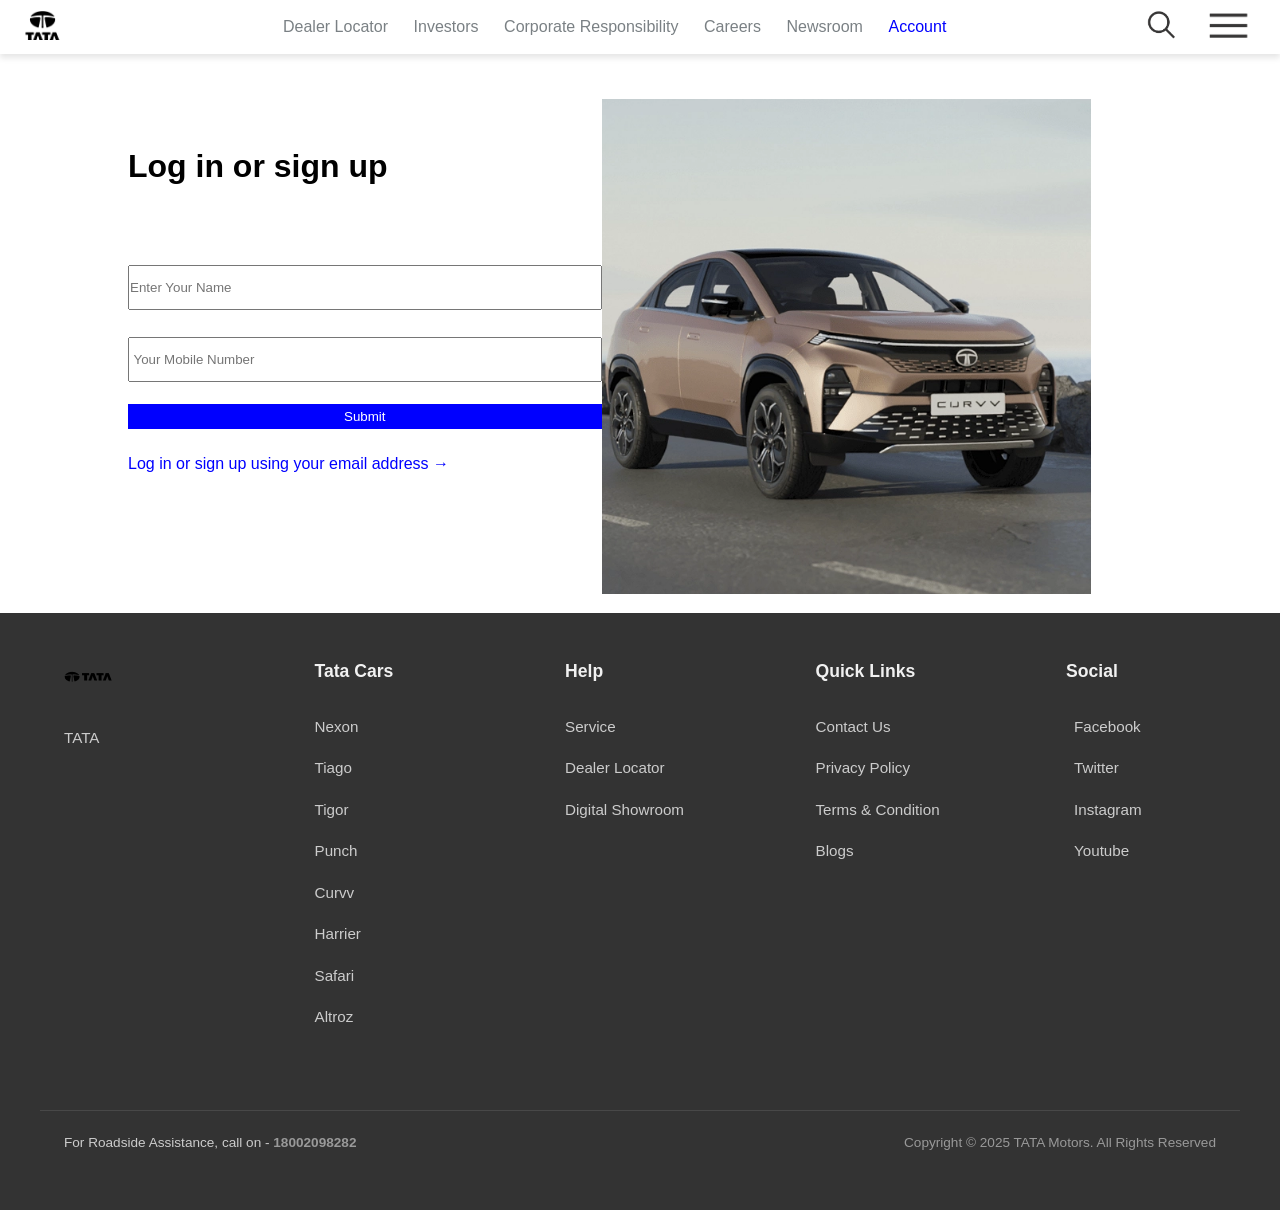
<file: tata/account.html>
<!DOCTYPE html>
<html lang="en">
<head>
    <meta charset="UTF-8">
    <meta name="viewport" content="width=device-width, initial-scale=1.0">
    <title>Document</title>
    <style>
        .nav {
    display: flex;
    justify-content: space-between;
    width: 100%;
    align-items: center;
    text-align: center;
    top: 0;
    background-color: white;
    z-index: 120;
    position: sticky;
    box-shadow: 0 4px 6px rgba(0, 0, 0, 0.1);
}
@media (max-width: 950px) {
    
    .footer-content {
        padding: 0 1.5rem;
    }

    .footer-column {
        width: 100%; 
        margin-bottom: 1.5rem;
    }

    .tata-brand {
        margin-bottom: 3rem; 
    }

    .footer-bottom {
        flex-direction: column;
        align-items: flex-start;
    }
    .navtwo ul{
        flex-wrap: wrap;
    }

}


.navone img {
    height: 50px;
    padding: 10px 20px;
}

.navtwo ul {
    display: flex;
    gap: 2vw;
    list-style: none;
    color: rgb(122, 128, 132);
    font-weight: 490;
    font-size: 16px;
}
.tata-footer {
    background-color: #333333; 
    color: #cccccc; 
    padding: 3rem 0; 
    width: 100vw;
}

.footer-content {
    max-width: 1200px;
    margin: 0 auto;
    padding: 0 1.5rem;
    display: flex; 
    justify-content: space-between;
    flex-wrap: wrap; 
}

.footer-column {
    margin-bottom: 3rem; 
    min-width: 150px;
}

.tata-brand {
    padding-right: 1.5rem;
}

/* --- Titles and Links --- */
.column-title {
    font-size: 1.1rem;
    color: #f1f1f1; /* Off-White Title Color */
    margin-bottom: 1.5rem;
    font-weight: 600;
}

.footer-links-list {
    list-style: none;
}

.footer-link {
    display: inline-block;
    color: #cccccc;
    text-decoration: none;
    padding: 0.75rem 0;
    font-size: 0.95rem;
    transition: color 0.2s ease-in-out;
}

.footer-link:hover {
    color: #ffffff; /* White on Hover */
}

/* Icon (Arrow) Styling */
.footer-link .fas,
.footer-link .fab {
    font-size: 0.8rem;
    margin-left: 0.5rem;
    vertical-align: middle;
}

/* Social Icon Styling */
.social-links .fab {
    margin-right: 0.5rem;
    margin-left: 0;
    width: 1rem;
    text-align: center;
}

/* Logo Styling */
.tata-logo {
    display: block;
    max-width: 100px; 
    height: auto;
    margin-bottom: 0.75rem;
    filter: invert(1); 
}

.logo-link {
    display: block;
    margin-bottom: 1.5rem;
}

/* --- Footer Bottom Section --- */
.footer-bottom {
    border-top: 1px solid rgba(255, 255, 255, 0.1);
    max-width: 1200px;
    margin: 1.5rem auto 0;
    padding: 1.5rem 1.5rem 0;
    font-size: 0.85rem;
    display: flex;
    justify-content: space-between;
    align-items: center;
    flex-wrap: wrap;
}

.roadside-assistance {
    margin-bottom: 0.75rem; 
}

.roadside-assistance a {
    color: #999999; /* Roadside Call Number Color */
    text-decoration: none;
    font-weight: bold;
}

.copyright {
    color: #999999; /* Copyright Text Color */
    margin-bottom: 0.75rem;
}

@import url('https://fonts.googleapis.com/css2?family=Poppins:wght@300;400;500;600;700&display=swap');

* {
    font-family: 'Poppins', sans-serif;
    margin: 0;
    padding: 0;
    font-weight: 490px;
    box-sizing: border-box;
}

.navtwo li:hover {
    color: #0056b3;
    cursor: pointer;
}

.navthree ul {
    display: flex;
    list-style: none;
    gap: 2vw;
    padding-right: 2vw;
    align-items: center;
}

.navthree img {
    height: 33px;
}
.logout{
    display: flex;
    justify-content: center;
}
.log{
    width: 80vw;
}
    </style>
</head>
<body>
    <!-- NAVBAR -->
    <div class="nav">
        <div class="navone"><img src="./tata.webp" alt="Tata Motors Logo"></div>
        <div class="navtwo">
            <ul>
                <li style="    font-weight: 490px;
">Dealer Locator</li>
                <li style="    font-weight: 490px;
">Investors</li>
                <li style="    font-weight: 490px;
">Corporate Responsibility</li>
                <li style="    font-weight: 490px;
">Careers</li>
                <li style="    font-weight: 490px;
">Newsroom</li>
                <a style="text-decoration: none; color: blue;    font-weight: 490px;
" href="account.html">Account</a>
            </ul>
        </div>
        <div class="navthree">
            <ul>
                <li><img src="./Screenshot 2025-10-20 161833.png" alt=""></li>
                <li><img src="./Screenshot 2025-10-20 161841.png" alt=""></li>
            </ul>
        </div>
    </div>

<div class="logout">
    <div class="log" style="line-height: 3;">
        <div class="from" style="float: left;">
            <h1 style="padding-top: 5vw;">Log in or sign up</h1>


            <h2><input style="width: 37vw;margin-top: 4vw;height: 5vh;" type="text" placeholder="Enter Your Name"></h2>
            <h2><input style="width: 37vw; height: 5vh;" type="number" placeholder=" Your Mobile Number"></h2>

            <input type="submit" style="height: 2vw;color: white; background-color: blue;border: 1px solid blue;font-family: sans-serif;width: 37vw;">
                <p style="color: blue;">Log in or sign up using your email address &rarr;

        </div>
        
        <div class="img"><img src="./login.webp" alt="" style="height: 60vh;padding-top: 5vh;"></div>

        
    </div>
    
    </div>
<footer class="tata-footer" style="float:right;">
        <div class="footer-content">

            <div class="footer-column tata-brand">
                <a href="#" class="logo-link">
                    <img style="color: white;" src="./Tata_Sons_Logo_48_32.webp" alt="TATA Logo" class="tata-logo">
                </a>
                <a href="#" class="footer-link">TATA <i class="fas fa-arrow-right"></i></a>
            </div>

            <div class="footer-column">
                <h3 class="column-title">Tata Cars</h3>
                <ul class="footer-links-list">
                    <li><a href="#" class="footer-link">Nexon <i class="fas fa-arrow-right"></i></a></li>
                    <li><a href="#" class="footer-link">Tiago <i class="fas fa-arrow-right"></i></a></li>
                    <li><a href="#" class="footer-link">Tigor <i class="fas fa-arrow-right"></i></a></li>
                    <li><a href="#" class="footer-link">Punch <i class="fas fa-arrow-right"></i></a></li>
                    <li><a href="#" class="footer-link">Curvv <i class="fas fa-arrow-right"></i></a></li>
                    <li><a href="#" class="footer-link">Harrier <i class="fas fa-arrow-right"></i></a></li>
                    <li><a href="#" class="footer-link">Safari <i class="fas fa-arrow-right"></i></a></li>
                    <li><a href="#" class="footer-link">Altroz <i class="fas fa-arrow-right"></i></a></li>
                </ul>
            </div>

            <div class="footer-column">
                <h3 class="column-title">Help</h3>
                <ul class="footer-links-list">
                    <li><a href="#" class="footer-link">Service <i class="fas fa-arrow-right"></i></a></li>
                    <li><a href="#" class="footer-link">Dealer Locator <i class="fas fa-arrow-right"></i></a></li>
                    <li><a href="#" class="footer-link">Digital Showroom <i class="fas fa-arrow-right"></i></a></li>
                </ul>
            </div>

            <div class="footer-column">
                <h3 class="column-title">Quick Links</h3>
                <ul class="footer-links-list">
                    <li><a href="#" class="footer-link">Contact Us <i class="fas fa-arrow-right"></i></a></li>
                    <li><a href="#" class="footer-link">Privacy Policy <i class="fas fa-arrow-right"></i></a></li>
                    <li><a href="tc.html" class="footer-link">Terms & Condition <i class="fas fa-arrow-right"></i></a></li>
                    <li><a href="#" class="footer-link">Blogs <i class="fas fa-arrow-right"></i></a></li>
                </ul>
            </div>

            <div class="footer-column social-links">
                <h3 class="column-title">Social</h3>
                <ul class="footer-links-list">
                    <li><a href="#" class="footer-link"><i class="fab fa-facebook-f"></i> Facebook</a></li>
                    <li><a href="#" class="footer-link"><i class="fab fa-twitter"></i> Twitter</a></li>
                    <li><a href="#" class="footer-link"><i class="fab fa-instagram"></i> Instagram</a></li>
                    <li><a href="#" class="footer-link"><i class="fab fa-youtube"></i> Youtube</a></li>
                </ul>
            </div>

        </div>

        <div class="footer-bottom">
            <p class="roadside-assistance">
                For Roadside Assistance, call on - <a href="tel:18002098282">18002098282</a>
            </p>
            <p class="copyright">
                Copyright © 2025 TATA Motors. All Rights Reserved
            </p>
        </div>
    </footer>
</body>
</html>
</file>
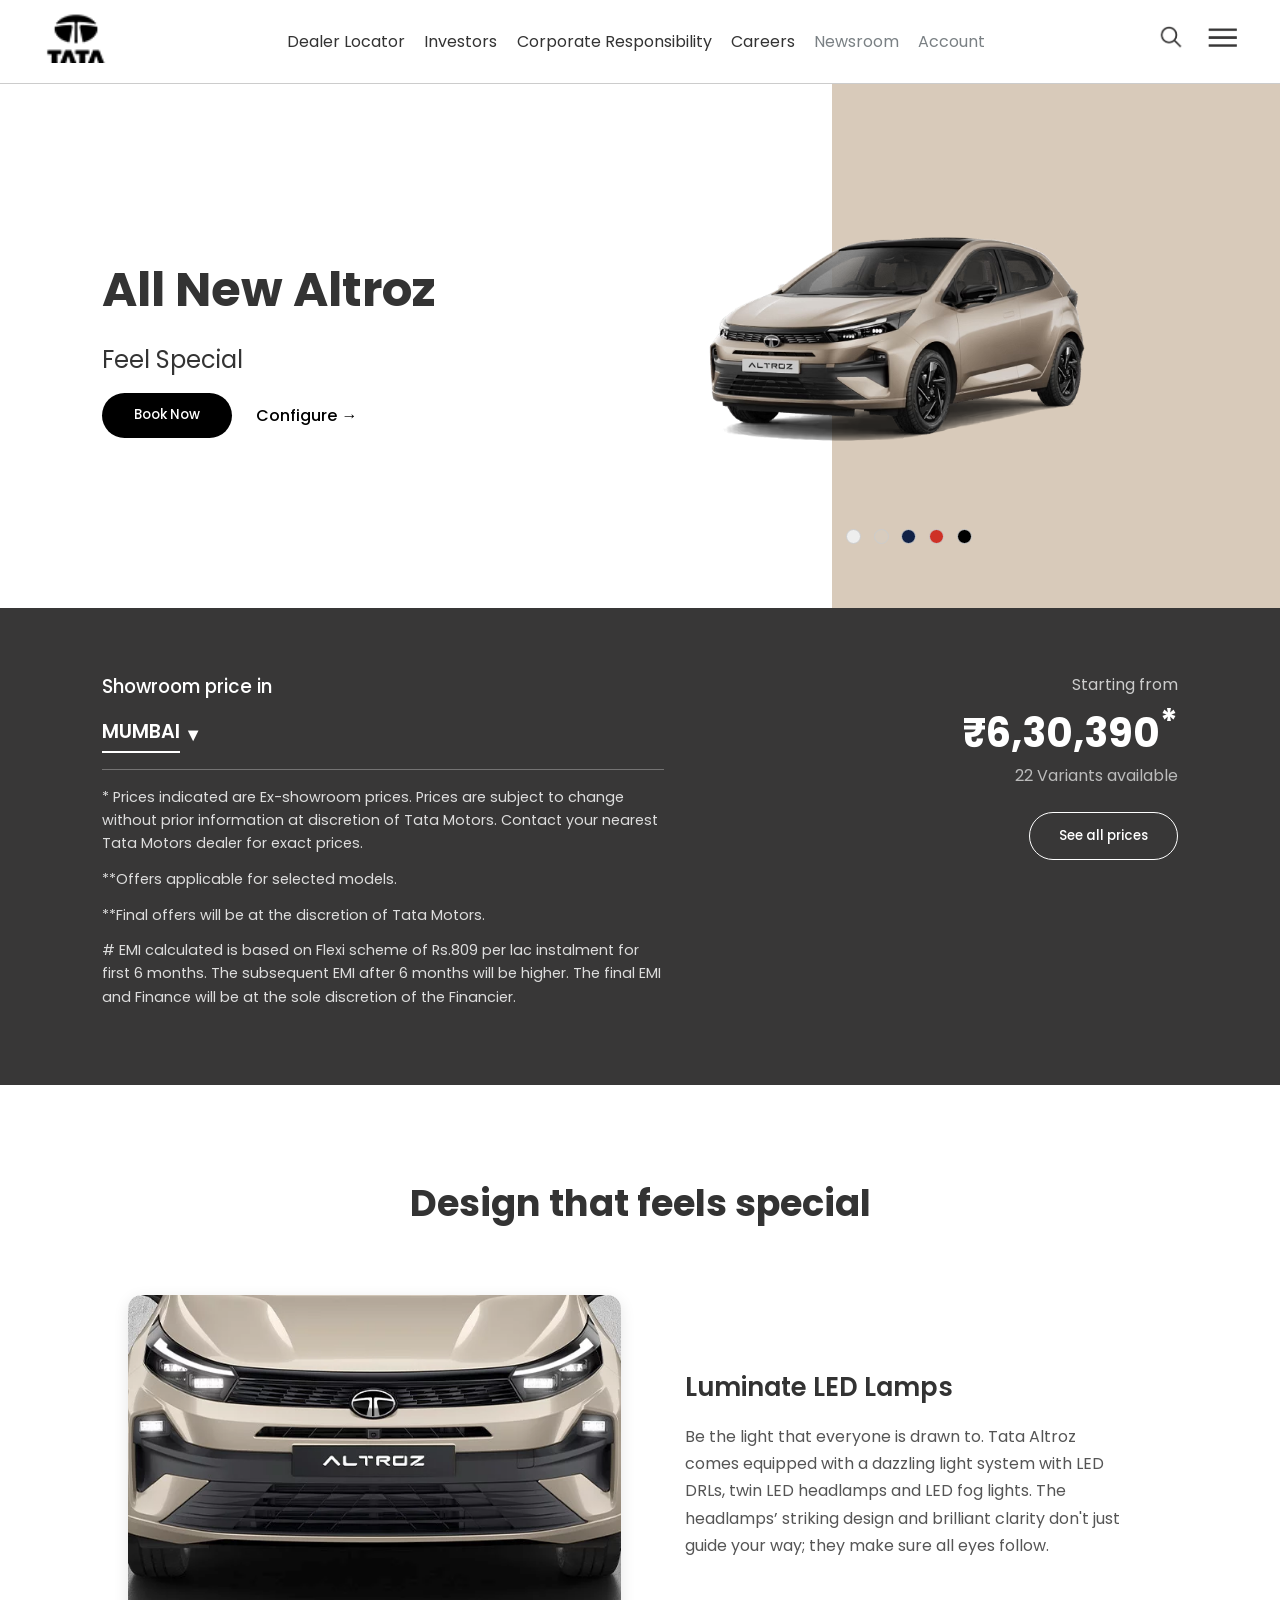
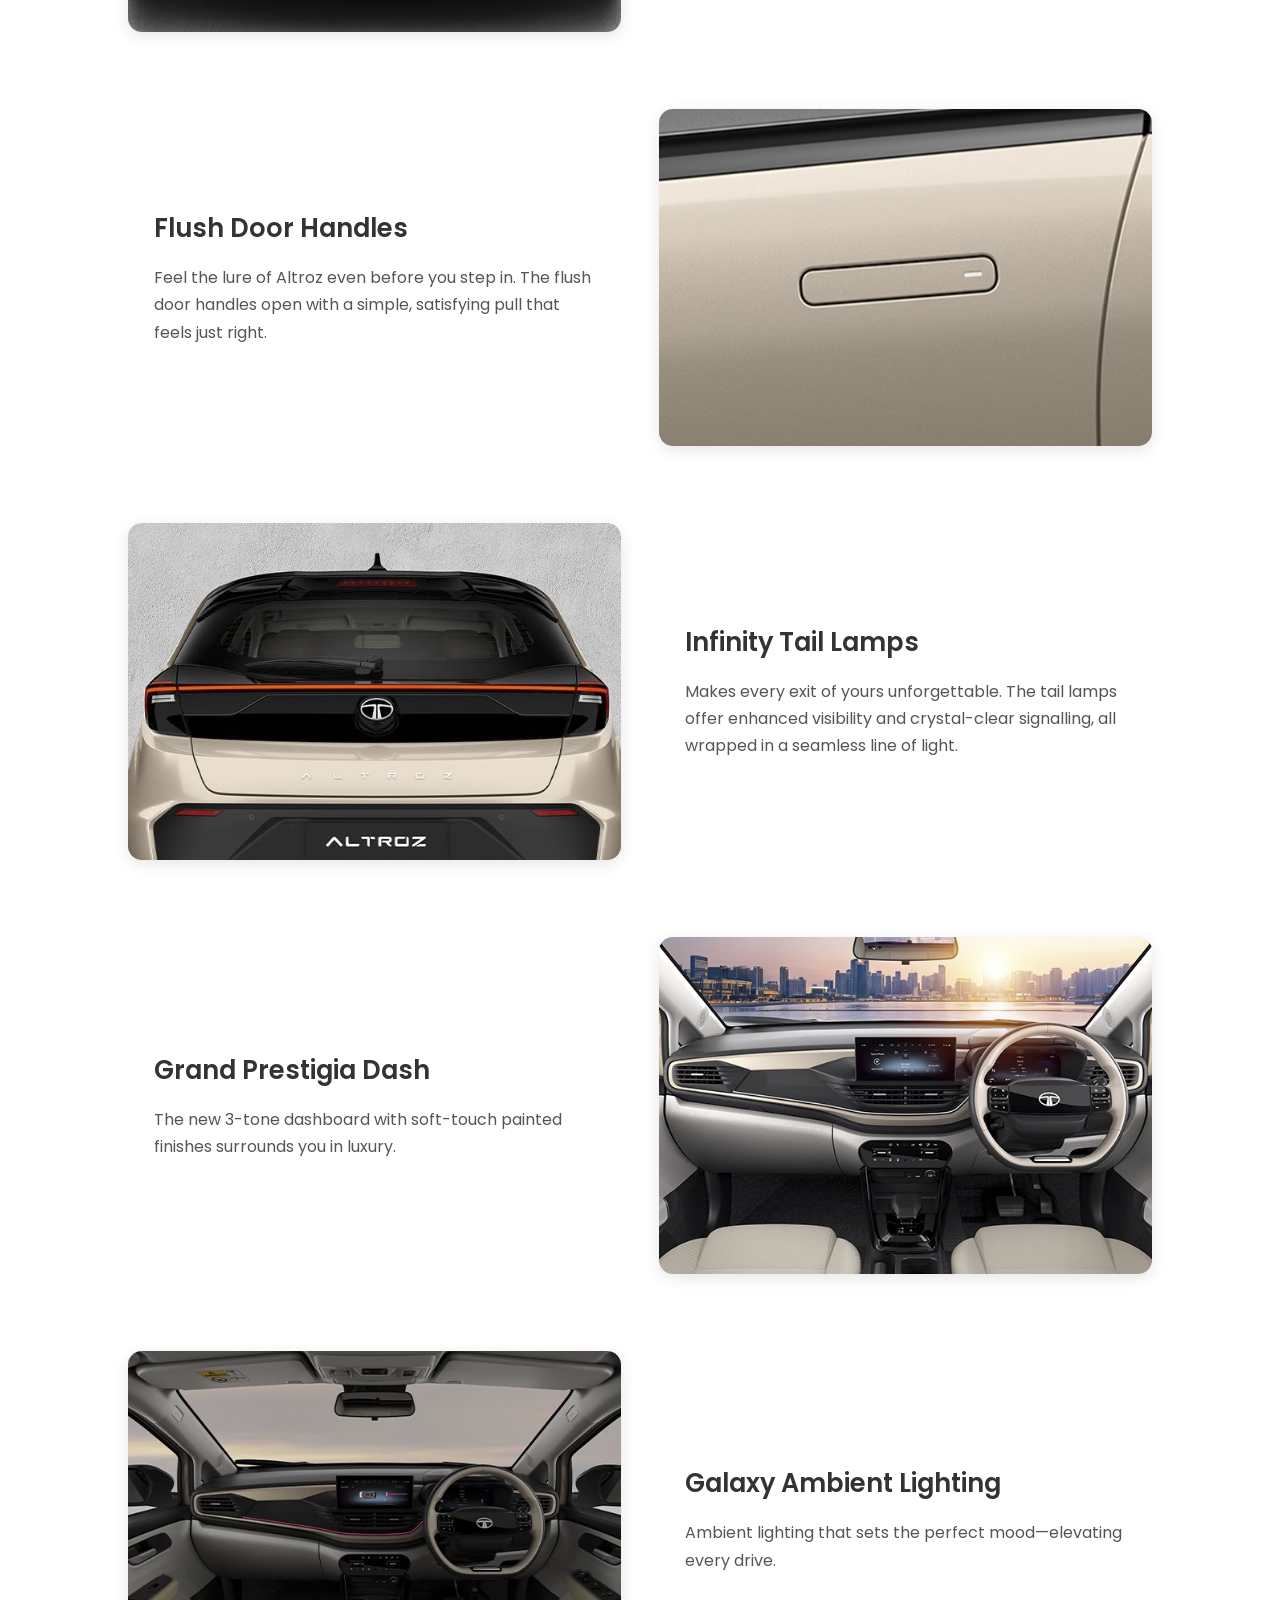
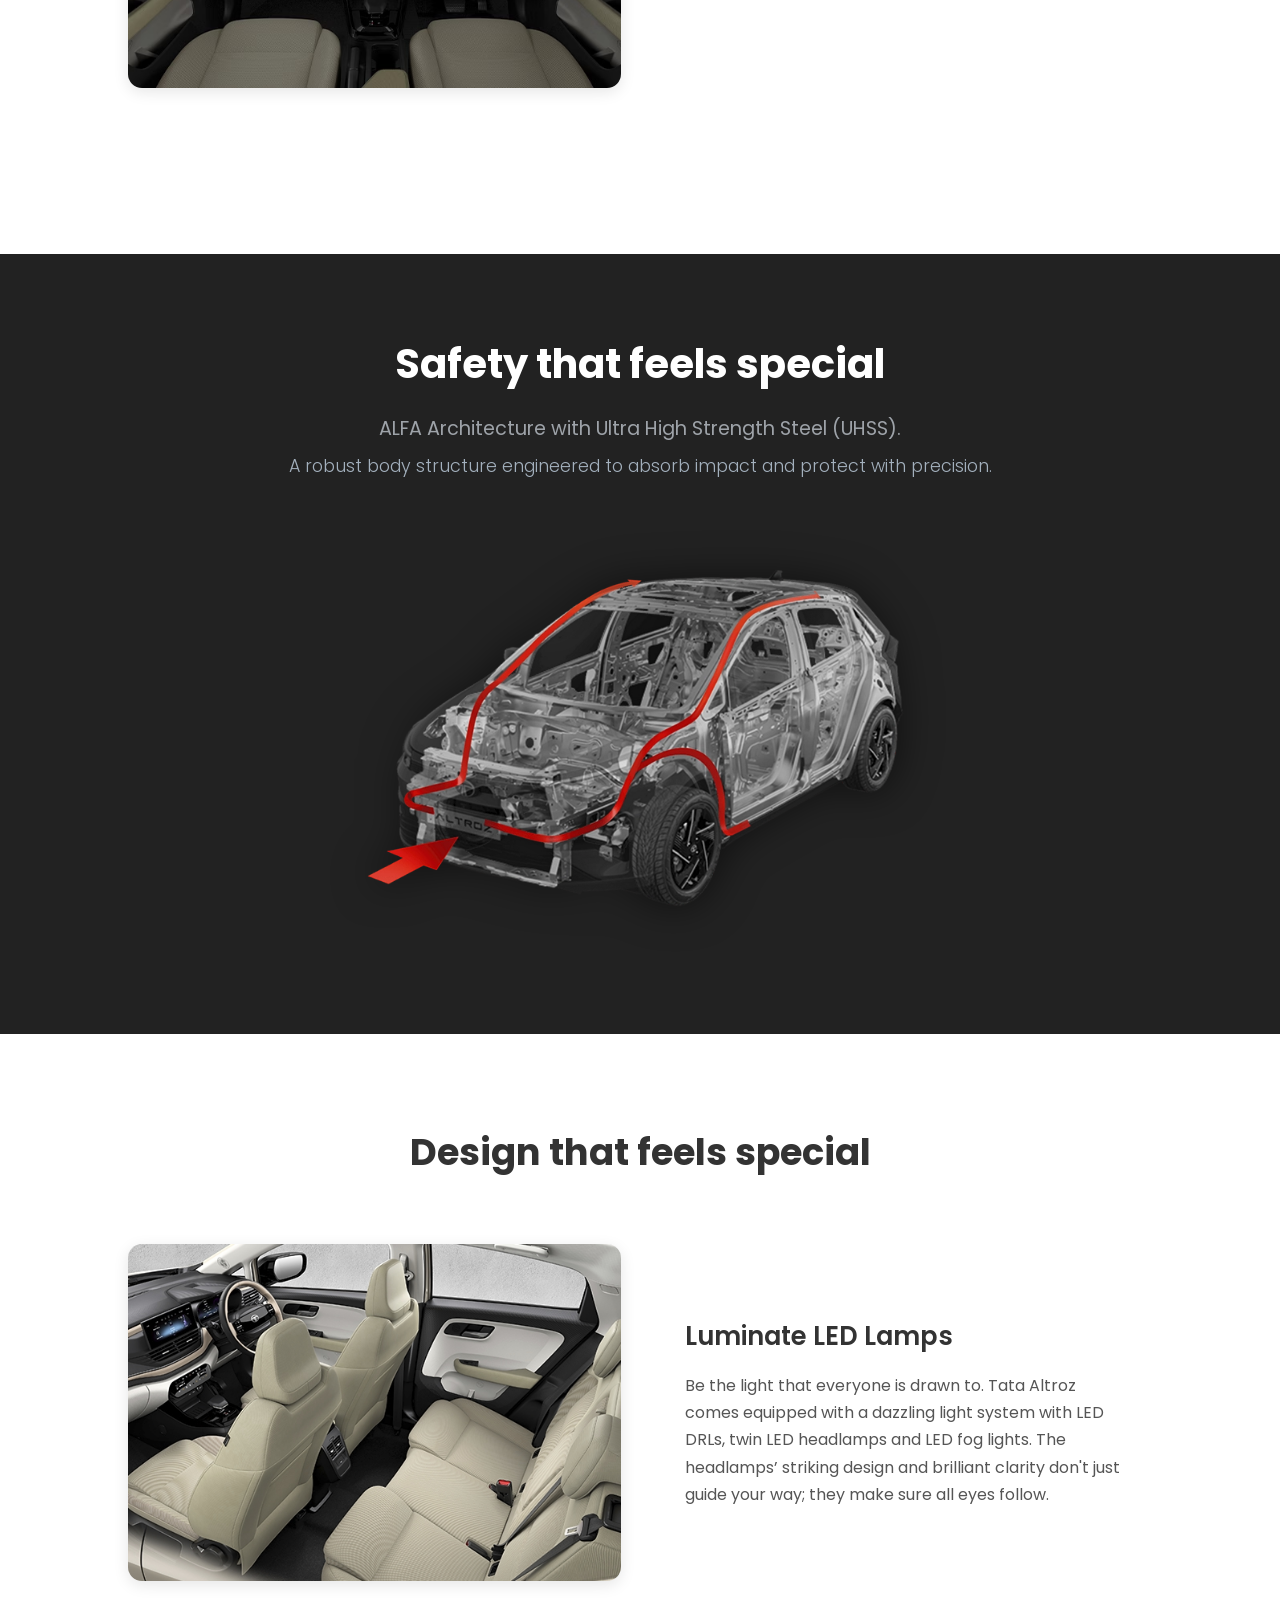
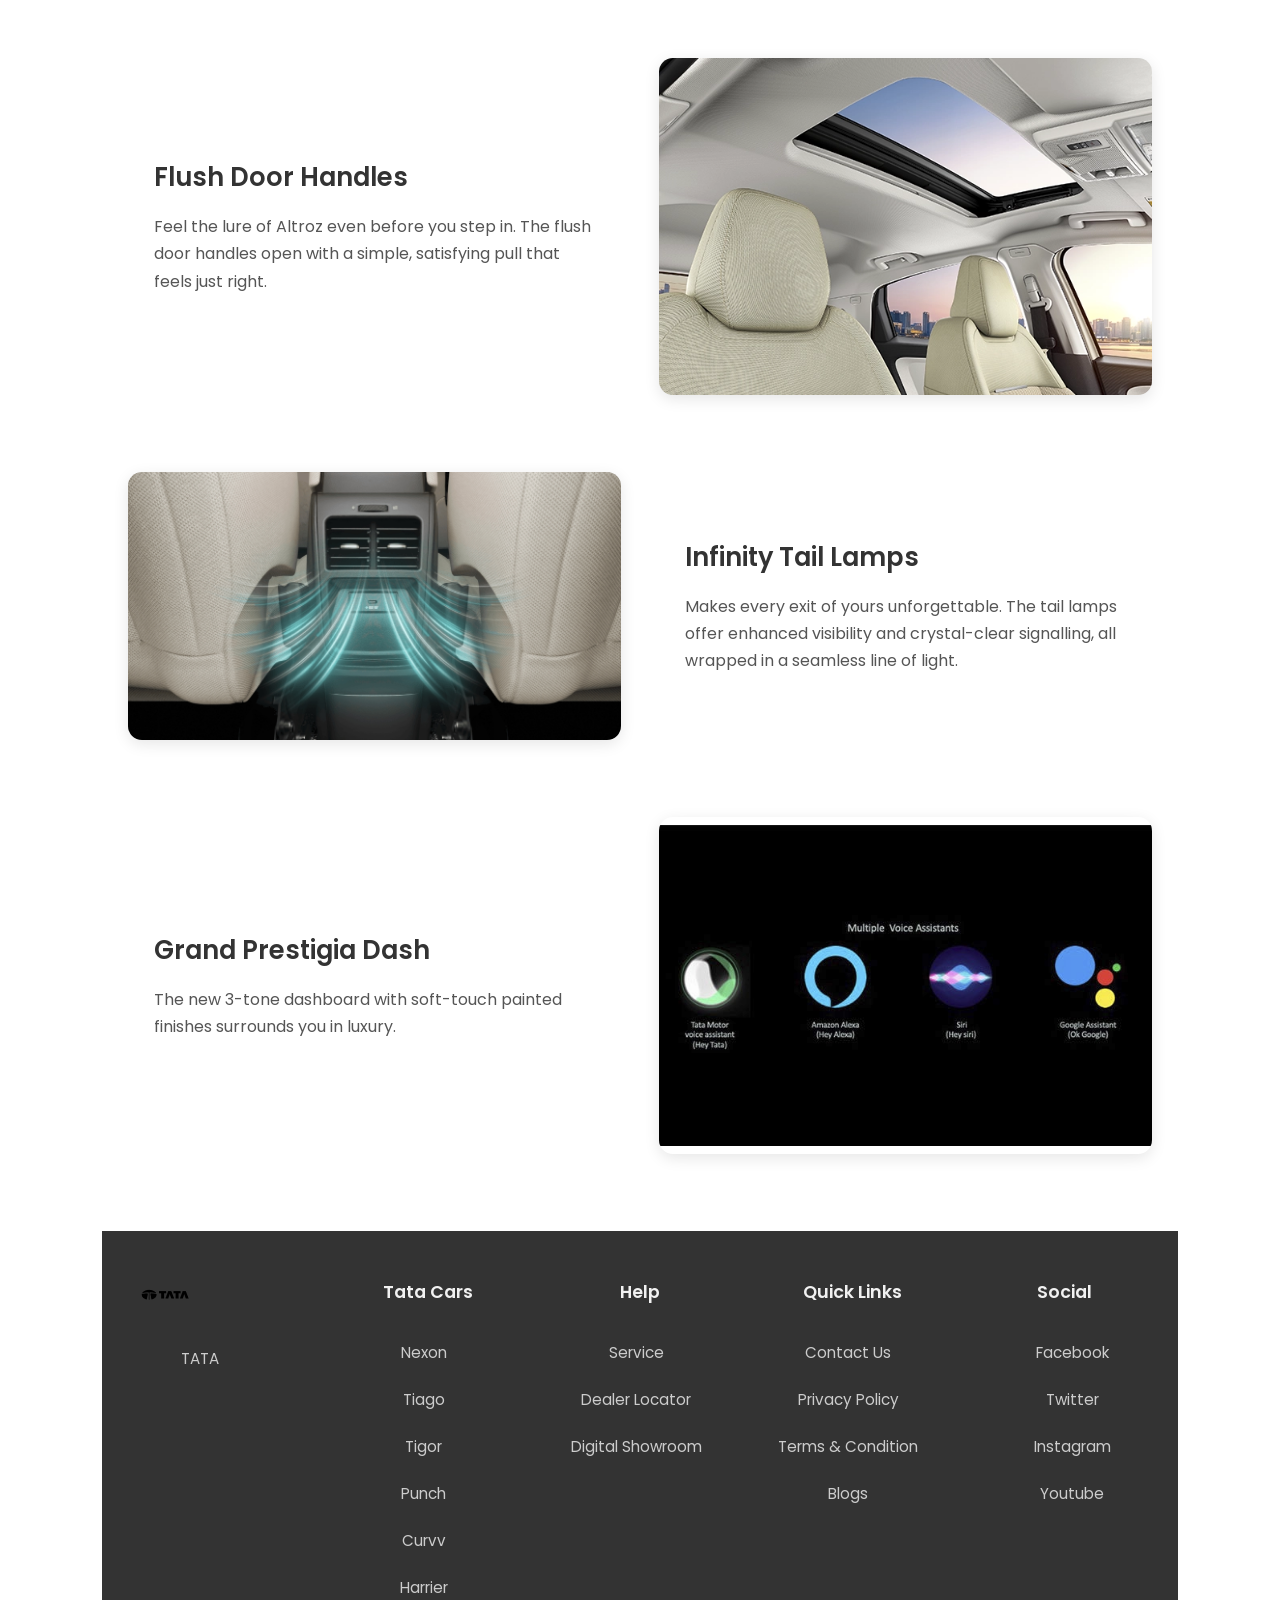
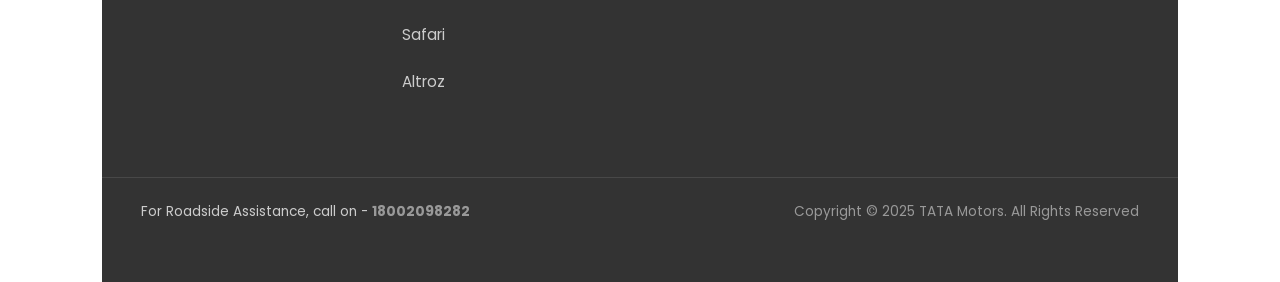
<file: tata/cardetails.html>
<!DOCTYPE html>
<html lang="en">
<head>
  <meta charset="UTF-8">
  <title>All New Altroz</title>
  <link rel="stylesheet" href="carsdetails.css">
</head>
<body>

  <!-- NAVBAR -->
  <div class="nav">
    <div class="navone"><img src="./tata.webp" alt="Tata Motors Logo"></div>
    <div class="navtwo">
      <ul>
        <li>Dealer Locator</li>
        <li>Investors</li>
        <li>Corporate Responsibility</li>
        <li>Careers</li>
        <a style="text-decoration:none;color:rgb(122,128,132);" href="newsroom.html">Newsroom</a>
        <a style="text-decoration:none;color:rgb(122,128,132);" href="account.html">Account</a>
      </ul>
    </div>
    <div class="navthree">
      <ul>
        <li><img src="./Screenshot 2025-10-20 161833.png" alt=""></li>
        <li><img src="./Screenshot 2025-10-20 161841.png" alt=""></li>
      </ul>
    </div>
  </div>

  <!-- ALTROZ HERO SECTION -->
  <section class="altroz-section">
    <div class="altroz-content">
      <h1>All New Altroz</h1>
      <p class="subtitle">Feel Special</p>
      <div class="buttons">
        <button class="primary-btn">Book Now</button>
        <a href="#" class="configure-link">Configure <span>&rarr;</span></a>
      </div>
    </div>
    <div class="altroz-image-container">
      <img src="./altroz.avif" alt="Altroz Car" class="altroz-image">
      <div class="color-dots">
        <span class="dot selected" style="background:#eee;"></span>
        <span class="dot" style="background:#d8ccbe;"></span>
        <span class="dot" style="background:#102146;"></span>
        <span class="dot" style="background:#ce3126;"></span>
        <span class="dot" style="background:#000;"></span>
      </div>
    </div>
  </section>

  <!-- PRICE SECTION -->
  <section class="price-section">
    <div class="price-left">
      <h3>Showroom price in</h3>
      <div class="city-select">
        <span>MUMBAI</span>
        <span class="dropdown">&#9662;</span>
      </div>
      <hr>
      <p class="note">* Prices indicated are Ex-showroom prices. Prices are subject to change without prior
        information at discretion of Tata Motors. Contact your nearest Tata Motors dealer for exact prices.</p>
      <p>**Offers applicable for selected models.</p>
      <p>**Final offers will be at the discretion of Tata Motors.</p>
      <p># EMI calculated is based on Flexi scheme of Rs.809 per lac instalment for first 6 months. The subsequent
        EMI after 6 months will be higher. The final EMI and Finance will be at the sole discretion of the Financier.</p>
    </div>

    <div class="price-right">
      <p class="starting">Starting from</p>
      <h1>₹6,30,390<sup>*</sup></h1>
      <p class="variants">22 Variants available</p>
      <button class="price-btn">See all prices</button>
    </div>
  </section>

  <!-- DESIGN SECTION -->
  <section class="design-section">
    <h2>Design that feels special</h2>

    <div class="design-item">
      <div class="design-image">
        <img src="./k1.webp" alt="Luminate LED Lamps">
      </div>
      <div class="design-text">
        <h3>Luminate LED Lamps</h3>
        <p>Be the light that everyone is drawn to. Tata Altroz comes equipped with a dazzling light system with LED DRLs, twin LED headlamps and LED fog lights. The headlamps’ striking design and brilliant clarity don't just guide your way; they make sure all eyes follow.</p>
      </div>
    </div>

    <div class="design-item reverse">
      <div class="design-image">
        <img src="./k2.avif" alt="Flush Door Handles">
      </div>
      <div class="design-text">
        <h3>Flush Door Handles</h3>
        <p>Feel the lure of Altroz even before you step in. The flush door handles open with a simple, satisfying pull that feels just right.</p>
      </div>
    </div>

    <div class="design-item">
      <div class="design-image">
        <img src="./k3.avif" alt="Infinity Tail Lamps">
      </div>
      <div class="design-text">
        <h3>Infinity Tail Lamps</h3>
        <p>Makes every exit of yours unforgettable. The tail lamps offer enhanced visibility and crystal-clear signalling, all wrapped in a seamless line of light.</p>
      </div>
    </div>
    <div class="design-item reverse">
      <div class="design-image">
        <img src="./k4.avif" alt="Flush Door Handles">
      </div>
      <div class="design-text">
        <h3>Grand Prestigia Dash
</h3>
        <p>The new 3-tone dashboard with soft-touch painted finishes surrounds you in luxury.

</p>
      </div>
    </div>

    <div class="design-item">
      <div class="design-image">
        <img src="./k5.avif" alt="Infinity Tail Lamps">
      </div>
      <div class="design-text">
        <h3>Galaxy Ambient Lighting
</h3>
        <p>Ambient lighting that sets the perfect mood—elevating every drive.</p>
      </div>
    </div>
  </section>
 <section class="safety-section">
    <div class="safety-content">
      <h2>Safety that feels special</h2>
      <p class="subtitle">ALFA Architecture with Ultra High Strength Steel (UHSS).</p>
      <p class="description">A robust body structure engineered to absorb impact and protect with precision.</p>
      <div class="safety-image">
        <img src="./saftey.webp" alt="Car Safety Design">
      </div>
    </div>
  </section>

  <section class="design-section">
    <h2>Design that feels special</h2>

    <div class="design-item">
      <div class="design-image">
        <img src="./l1.avif" alt="Luminate LED Lamps">
      </div>
      <div class="design-text">
        <h3>Luminate LED Lamps</h3>
        <p>Be the light that everyone is drawn to. Tata Altroz comes equipped with a dazzling light system with LED DRLs, twin LED headlamps and LED fog lights. The headlamps’ striking design and brilliant clarity don't just guide your way; they make sure all eyes follow.</p>
      </div>
    </div>

    <div class="design-item reverse">
      <div class="design-image">
        <img src="./l2.webp" alt="Flush Door Handles">
      </div>
      <div class="design-text">
        <h3>Flush Door Handles</h3>
        <p>Feel the lure of Altroz even before you step in. The flush door handles open with a simple, satisfying pull that feels just right.</p>
      </div>
    </div>

    <div class="design-item">
      <div class="design-image">
        <img src="./l3.avif" alt="Infinity Tail Lamps">
      </div>
      <div class="design-text">
        <h3>Infinity Tail Lamps</h3>
        <p>Makes every exit of yours unforgettable. The tail lamps offer enhanced visibility and crystal-clear signalling, all wrapped in a seamless line of light.</p>
      </div>
    </div>
    <div class="design-item reverse">
      <div class="design-image">
        <img src="./l4.avif" alt="Flush Door Handles">
      </div>
      <div class="design-text">
        <h3>Grand Prestigia Dash
</h3>
        <p>The new 3-tone dashboard with soft-touch painted finishes surrounds you in luxury.

</p>
      </div>
    </div>


    <footer class="tata-footer" style="float:right;">
        <div class="footer-content">

            <div class="footer-column tata-brand">
                <a href="#" class="logo-link">
                    <img style="color: white;" src="./Tata_Sons_Logo_48_32.webp" alt="TATA Logo" class="tata-logo">
                </a>
                <a href="#" class="footer-link">TATA <i class="fas fa-arrow-right"></i></a>
            </div>

            <div class="footer-column">
                <h3 class="column-title">Tata Cars</h3>
                <ul class="footer-links-list">
                    <li><a href="#" class="footer-link">Nexon <i class="fas fa-arrow-right"></i></a></li>
                    <li><a href="#" class="footer-link">Tiago <i class="fas fa-arrow-right"></i></a></li>
                    <li><a href="#" class="footer-link">Tigor <i class="fas fa-arrow-right"></i></a></li>
                    <li><a href="#" class="footer-link">Punch <i class="fas fa-arrow-right"></i></a></li>
                    <li><a href="#" class="footer-link">Curvv <i class="fas fa-arrow-right"></i></a></li>
                    <li><a href="#" class="footer-link">Harrier <i class="fas fa-arrow-right"></i></a></li>
                    <li><a href="#" class="footer-link">Safari <i class="fas fa-arrow-right"></i></a></li>
                    <li><a href="#" class="footer-link">Altroz <i class="fas fa-arrow-right"></i></a></li>
                </ul>
            </div>

            <div class="footer-column">
                <h3 class="column-title">Help</h3>
                <ul class="footer-links-list">
                    <li><a href="#" class="footer-link">Service <i class="fas fa-arrow-right"></i></a></li>
                    <li><a href="#" class="footer-link">Dealer Locator <i class="fas fa-arrow-right"></i></a></li>
                    <li><a href="#" class="footer-link">Digital Showroom <i class="fas fa-arrow-right"></i></a></li>
                </ul>
            </div>

            <div class="footer-column">
                <h3 class="column-title">Quick Links</h3>
                <ul class="footer-links-list">
                    <li><a href="#" class="footer-link">Contact Us <i class="fas fa-arrow-right"></i></a></li>
                    <li><a href="#" class="footer-link">Privacy Policy <i class="fas fa-arrow-right"></i></a></li>
                    <li><a href="tc.html" class="footer-link">Terms & Condition <i class="fas fa-arrow-right"></i></a></li>
                    <li><a href="#" class="footer-link">Blogs <i class="fas fa-arrow-right"></i></a></li>
                </ul>
            </div>

            <div class="footer-column social-links">
                <h3 class="column-title">Social</h3>
                <ul class="footer-links-list">
                    <li><a href="#" class="footer-link"><i class="fab fa-facebook-f"></i> Facebook</a></li>
                    <li><a href="#" class="footer-link"><i class="fab fa-twitter"></i> Twitter</a></li>
                    <li><a href="#" class="footer-link"><i class="fab fa-instagram"></i> Instagram</a></li>
                    <li><a href="#" class="footer-link"><i class="fab fa-youtube"></i> Youtube</a></li>
                </ul>
            </div>

        </div>

        <div class="footer-bottom">
            <p class="roadside-assistance">
                For Roadside Assistance, call on - <a href="tel:18002098282">18002098282</a>
            </p>
            <p class="copyright">
                Copyright © 2025 TATA Motors. All Rights Reserved
            </p>
        </div>
    </footer>
</body>
</html>
</file>
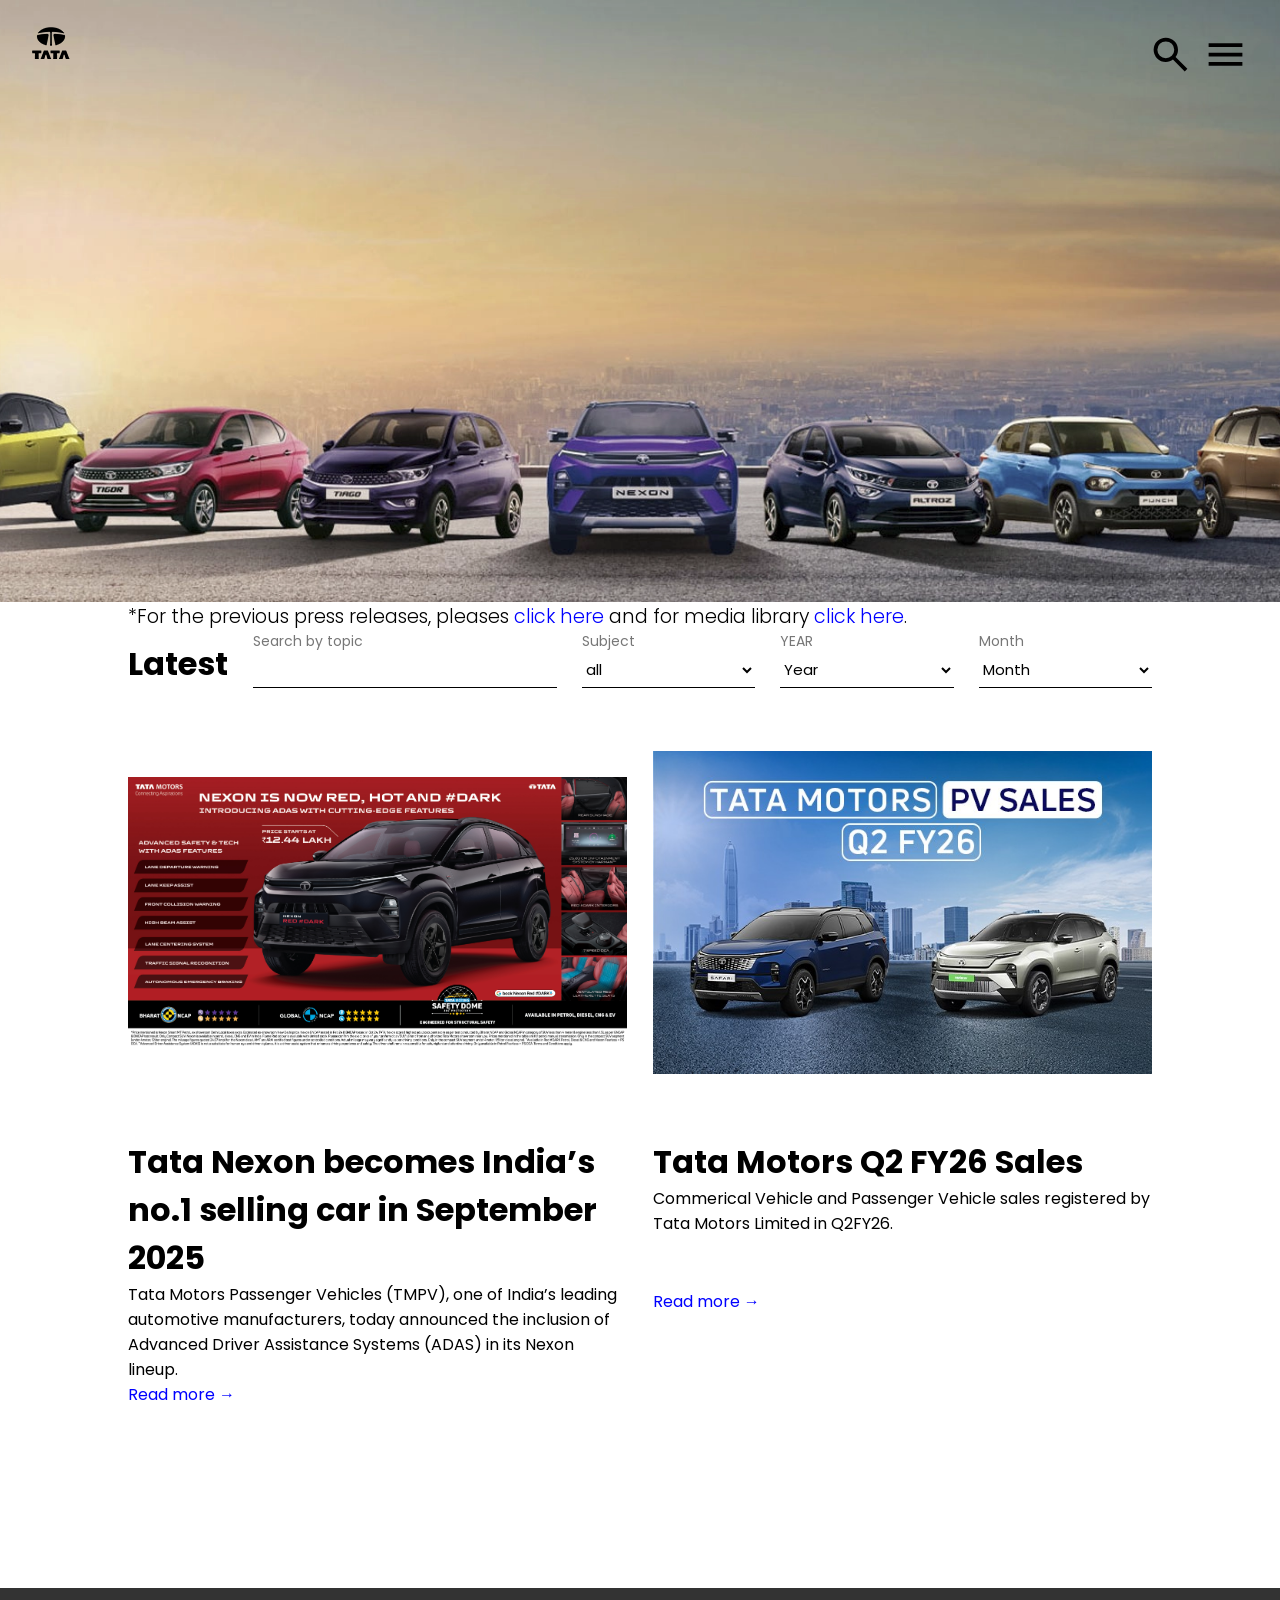
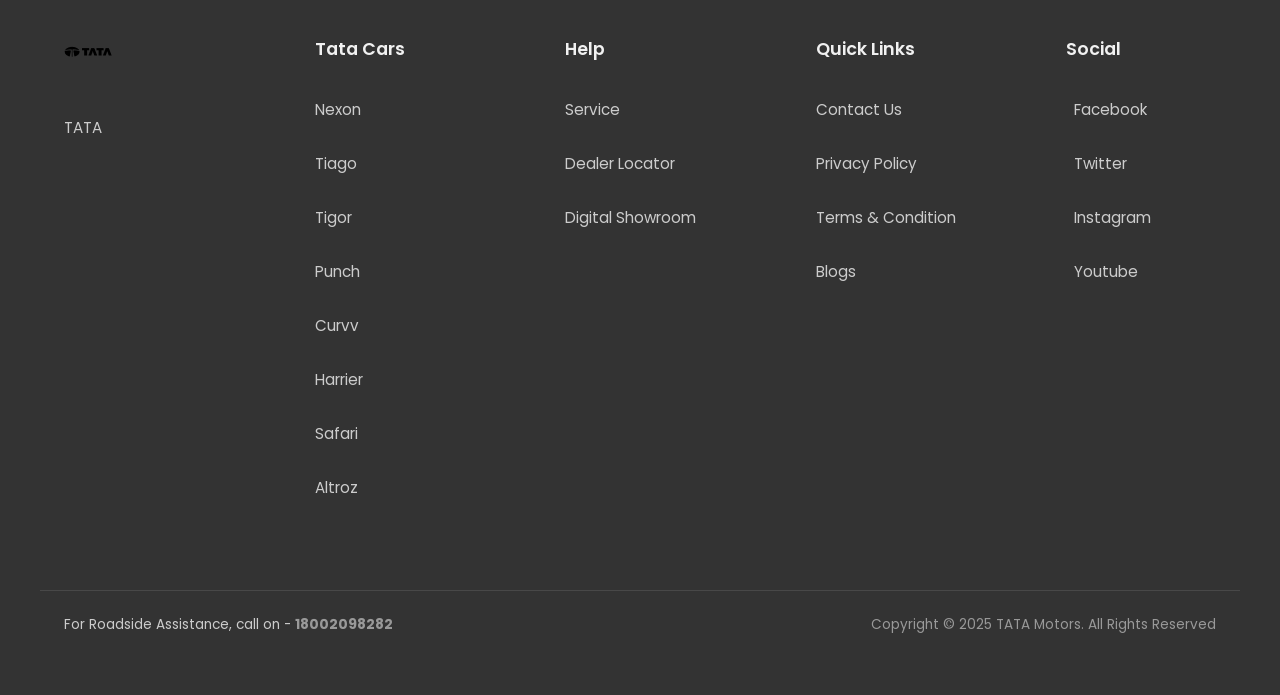
<file: tata/newsroom.html>
<!DOCTYPE html>
<html lang="en">

<head>
    <meta charset="UTF-8">
    <meta name="viewport" content="width=device-width, initial-scale=1.0">
    <title>Document</title>
    <style>
        @import url('https://fonts.googleapis.com/css2?family=Poppins:wght@300;400;500;600;700&display=swap');

        * {
            font-family: 'Poppins', sans-serif;
            margin: 0;
            padding: 0;
            overflow-x: hidden;
            box-sizing: border-box;
        }
        .tata-footer {
    background-color: #333333; /* Dark Gray Background */
    color: #cccccc; /* Light Gray Text */
    padding: 3rem 0; /* Top and Bottom Padding */
    width: 100vw;
}

/* Container for all columns */
.footer-content {
    max-width: 1200px;
    margin: 0 auto;
    padding: 0 1.5rem;
    display: flex; /* Enable Flexbox for column layout */
    justify-content: space-between;
    flex-wrap: wrap; /* Allow columns to wrap */
}

/* --- Column Styling --- */
.footer-column {
    margin-bottom: 3rem; /* Space between rows on mobile */
    min-width: 150px;
}

.tata-brand {
    padding-right: 1.5rem;
}

/* --- Titles and Links --- */
.column-title {
    font-size: 1.1rem;
    color: #f1f1f1; /* Off-White Title Color */
    margin-bottom: 1.5rem;
    font-weight: 600;
}

.footer-links-list {
    list-style: none;
}

.footer-link {
    display: inline-block;
    color: #cccccc;
    text-decoration: none;
    padding: 0.75rem 0;
    font-size: 0.95rem;
    transition: color 0.2s ease-in-out;
}

.footer-link:hover {
    color: #ffffff; /* White on Hover */
}



/* Icon (Arrow) Styling */
.footer-link .fas,
.footer-link .fab {
    font-size: 0.8rem;
    margin-left: 0.5rem;
    vertical-align: middle;
}

/* Social Icon Styling */
.social-links .fab {
    margin-right: 0.5rem;
    margin-left: 0;
    width: 1rem;
    text-align: center;
}

/* Logo Styling */
.tata-logo {
    display: block;
    max-width: 100px; 
    height: auto;
    margin-bottom: 0.75rem;
    filter: invert(1); 
}

.logo-link {
    display: block;
    margin-bottom: 1.5rem;
}

/* --- Footer Bottom Section --- */
.footer-bottom {
    border-top: 1px solid rgba(255, 255, 255, 0.1);
    max-width: 1200px;
    margin: 1.5rem auto 0;
    padding: 1.5rem 1.5rem 0;
    font-size: 0.85rem;
    display: flex;
    justify-content: space-between;
    align-items: center;
    flex-wrap: wrap;
}

.roadside-assistance {
    margin-bottom: 0.75rem; 
}

.roadside-assistance a {
    color: #999999; /* Roadside Call Number Color */
    text-decoration: none;
    font-weight: bold;
}

.copyright {
    color: #999999; /* Copyright Text Color */
    margin-bottom: 0.75rem;
}


        .banner {
            /* width: 100vw;
            background-image: url("./all-pv-banner.webp");
            height: 75vh;
            border: 3px solid blue;
            background-repeat: no-repeat;
            background-size: contain; */
            background-image: url("./all-pv-banner.webp");
    width: 100%;
    height: 47vw;
    background-position: center;
    background-size: cover;
    background-repeat: no-repeat;
    position: relative;
        }

        .nav {
            display: flex;
            /* flex-direction: row; */
            justify-content: space-between;
            padding: 2vw;

        }



        .navthree ul {
            display: flex;

            list-style: none;
            padding: 0.5vw;
            gap: 10px;

        }

        .navthree li img {
            height: 3.5vw;

        }

        .main {
            width: 80vw;
            /* border: 2px solid black; */
            padding: 0;

        }

        .outmain {
            display: flex;
            justify-content: center;
            /* border: 2px solid red; */
            padding: 0;
        }





        .banner1{
            width: 39vw;
            height: 50vh;
            /* border: 1px solid red; */
            background-image: url("./nexon-red-dark-key-visual.jpg");
            background-position: center;
            background-size: contain;
            background-repeat: no-repeat;
        }
        .banner2{
            width: 39vw;
            height: 50vh;
            /* border: 1px solid rgb(0, 0, 0); */
            top: 100vh;
            background-image: url("./tata-motors-q2-fy26-sales-thumbnail.jpg");
            background-position: center;
            background-size: contain;
            background-repeat: no-repeat;
        }
        .bada{
            display: flex;
            justify-content: space-between;
        }
        .d1{
            width: 39vw;
            height: 50vh;
        }
        .d2{
            width: 39vw;
            height: 50vh;
        }
        .details{
            display: flex;
            justify-content: space-between;
        }

    </style>
</head>

<body>
    <!-- NAVBAR -->

    <div class="banner">
        <div class="nav">
            <div class="navone"><img src="./tata.webp" alt="Tata Motors Logo"></div>

            <div class="navthree">
                <ul>
                    <li><img src="./search_24dp_000000_FILL0_wght400_GRAD0_opsz24 (1).svg" alt=""></li>
                    <li><img src="./menu_24dp_000000_FILL0_wght400_GRAD0_opsz24 (1).svg" alt=""></li>
                </ul>
            </div>
        </div>
    </div>

    <div class="outmain">
        <div class="main">
            <p style="font-size: 1.5vw; font-weight: 300;">*For the previous press releases, pleases <span style="color: blue;">click here</span> and for media library <span style="color: blue;">click here</span>.

            </p>
            <div style="display: flex; flex-wrap: wrap; align-items: flex-end; gap: 25px;">

    <!-- Latest heading -->
    <h2 style="font-size: 32px; font-weight: 700; margin: 0;">Latest</h2>

    <!-- Search box -->
    <div style="display: flex; flex-direction: column; flex: 1 1 250px; min-width: 180px;">
      <label style="font-size: 14px; color: #777;">Search by topic</label>
      <input type="text" placeholder="" 
        style="border: none; border-bottom: 1px solid #000; outline: none; width: 100%; padding: 6px 0; font-size: 15px;">
    </div>

    <!-- Subject dropdown -->
    <div style="display: flex; flex-direction: column; flex: 1 1 120px; min-width: 100px;">
      <label style="font-size: 14px; color: #777;">Subject</label>
      <select style="border: none; border-bottom: 1px solid #000; outline: none; font-size: 15px; width: 100%; padding: 6px 0; background: transparent;">
        <option>all</option>
        <option>News</option>
        <option>Event</option>
      </select>
    </div>

    <!-- Year dropdown -->
    <div style="display: flex; flex-direction: column; flex: 1 1 120px; min-width: 100px;">
      <label style="font-size: 14px; color: #777;">YEAR</label>
      <select style="border: none; border-bottom: 1px solid #000; outline: none; font-size: 15px; width: 100%; padding: 6px 0; background: transparent;">
        <option>Year</option>
        <option>2025</option>
        <option>2024</option>
        <option>2023</option>
      </select>
    </div>

    <!-- Month dropdown -->
    <div style="display: flex; flex-direction: column; flex: 1 1 120px; min-width: 100px;">
      <label style="font-size: 14px; color: #777;">Month</label>
      <select style="border: none; border-bottom: 1px solid #000; outline: none; font-size: 15px; width: 100%; padding: 6px 0; background: transparent;">
        <option>Month</option>
        <option>January</option>
        <option>February</option>
        <option>March</option>
        <option>April</option>
      </select>
    </div>

  </div>

  <!-- Responsive tweak -->
  <div style="@media (max-width: 700px) { div[style*='display: flex; flex-wrap: wrap'] {flex-direction: column; align-items: stretch;} }"></div>

     <div class="bada">
            <div class="banner1"></div>
            <div class="banner2"></div>
            </div>

            <div class="details">
                <div class="d1"><h1>Tata Nexon becomes India’s no.1 selling car in September 2025</h1><p>Tata Motors Passenger Vehicles (TMPV), one of India’s leading automotive manufacturers, today announced the inclusion of Advanced Driver Assistance Systems (ADAS) in its Nexon lineup.</p> <p style="color: blue;">Read more &rarr;</p></div>
                <div class="d2"><h1>Tata Motors Q2 FY26 Sales
</h1><p>Commerical Vehicle and Passenger Vehicle sales registered by Tata Motors Limited in Q2FY26. 

</p><p style="color: blue;padding-top: 4.2vw;">Read more &rarr;</p></div>
            </div>
        </div>
    </div>

    <footer class="tata-footer" style="float:right;">
        <div class="footer-content">

            <div class="footer-column tata-brand">
                <a href="#" class="logo-link">
                    <img style="color: white;" src="./Tata_Sons_Logo_48_32.webp" alt="TATA Logo" class="tata-logo">
                </a>
                <a href="#" class="footer-link">TATA <i class="fas fa-arrow-right"></i></a>
            </div>

            <div class="footer-column">
                <h3 class="column-title">Tata Cars</h3>
                <ul class="footer-links-list">
                    <li><a href="#" class="footer-link">Nexon <i class="fas fa-arrow-right"></i></a></li>
                    <li><a href="#" class="footer-link">Tiago <i class="fas fa-arrow-right"></i></a></li>
                    <li><a href="#" class="footer-link">Tigor <i class="fas fa-arrow-right"></i></a></li>
                    <li><a href="#" class="footer-link">Punch <i class="fas fa-arrow-right"></i></a></li>
                    <li><a href="#" class="footer-link">Curvv <i class="fas fa-arrow-right"></i></a></li>
                    <li><a href="#" class="footer-link">Harrier <i class="fas fa-arrow-right"></i></a></li>
                    <li><a href="#" class="footer-link">Safari <i class="fas fa-arrow-right"></i></a></li>
                    <li><a href="#" class="footer-link">Altroz <i class="fas fa-arrow-right"></i></a></li>
                </ul>
            </div>

            <div class="footer-column">
                <h3 class="column-title">Help</h3>
                <ul class="footer-links-list">
                    <li><a href="#" class="footer-link">Service <i class="fas fa-arrow-right"></i></a></li>
                    <li><a href="#" class="footer-link">Dealer Locator <i class="fas fa-arrow-right"></i></a></li>
                    <li><a href="#" class="footer-link">Digital Showroom <i class="fas fa-arrow-right"></i></a></li>
                </ul>
            </div>

            <div class="footer-column">
                <h3 class="column-title">Quick Links</h3>
                <ul class="footer-links-list">
                    <li><a href="#" class="footer-link">Contact Us <i class="fas fa-arrow-right"></i></a></li>
                    <li><a href="#" class="footer-link">Privacy Policy <i class="fas fa-arrow-right"></i></a></li>
                    <li><a href="tc.html" class="footer-link">Terms & Condition <i class="fas fa-arrow-right"></i></a></li>
                    <li><a href="#" class="footer-link">Blogs <i class="fas fa-arrow-right"></i></a></li>
                </ul>
            </div>

            <div class="footer-column social-links">
                <h3 class="column-title">Social</h3>
                <ul class="footer-links-list">
                    <li><a href="#" class="footer-link"><i class="fab fa-facebook-f"></i> Facebook</a></li>
                    <li><a href="#" class="footer-link"><i class="fab fa-twitter"></i> Twitter</a></li>
                    <li><a href="#" class="footer-link"><i class="fab fa-instagram"></i> Instagram</a></li>
                    <li><a href="#" class="footer-link"><i class="fab fa-youtube"></i> Youtube</a></li>
                </ul>
            </div>

        </div>

        <div class="footer-bottom">
            <p class="roadside-assistance">
                For Roadside Assistance, call on - <a href="tel:18002098282">18002098282</a>
            </p>
            <p class="copyright">
                Copyright © 2025 TATA Motors. All Rights Reserved
            </p>
        </div>
    </footer>
</body>

</html>
</file>
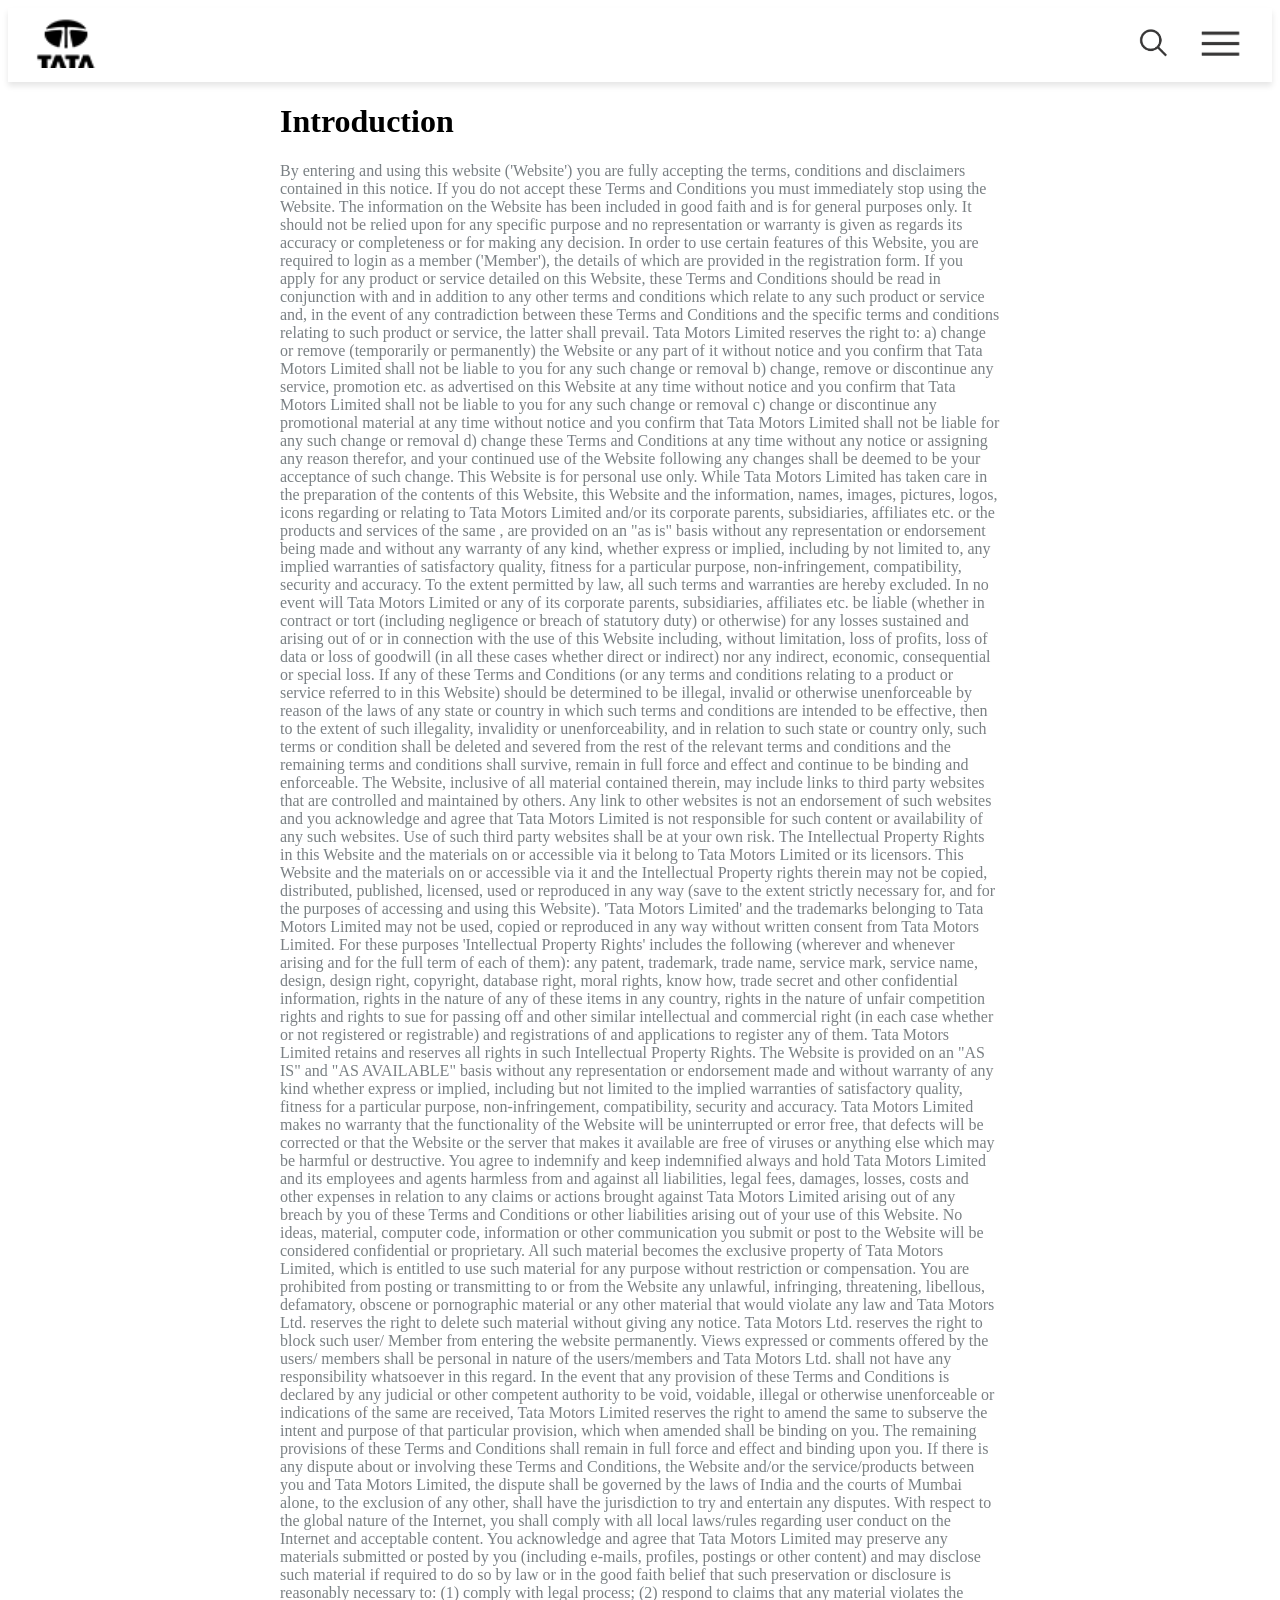
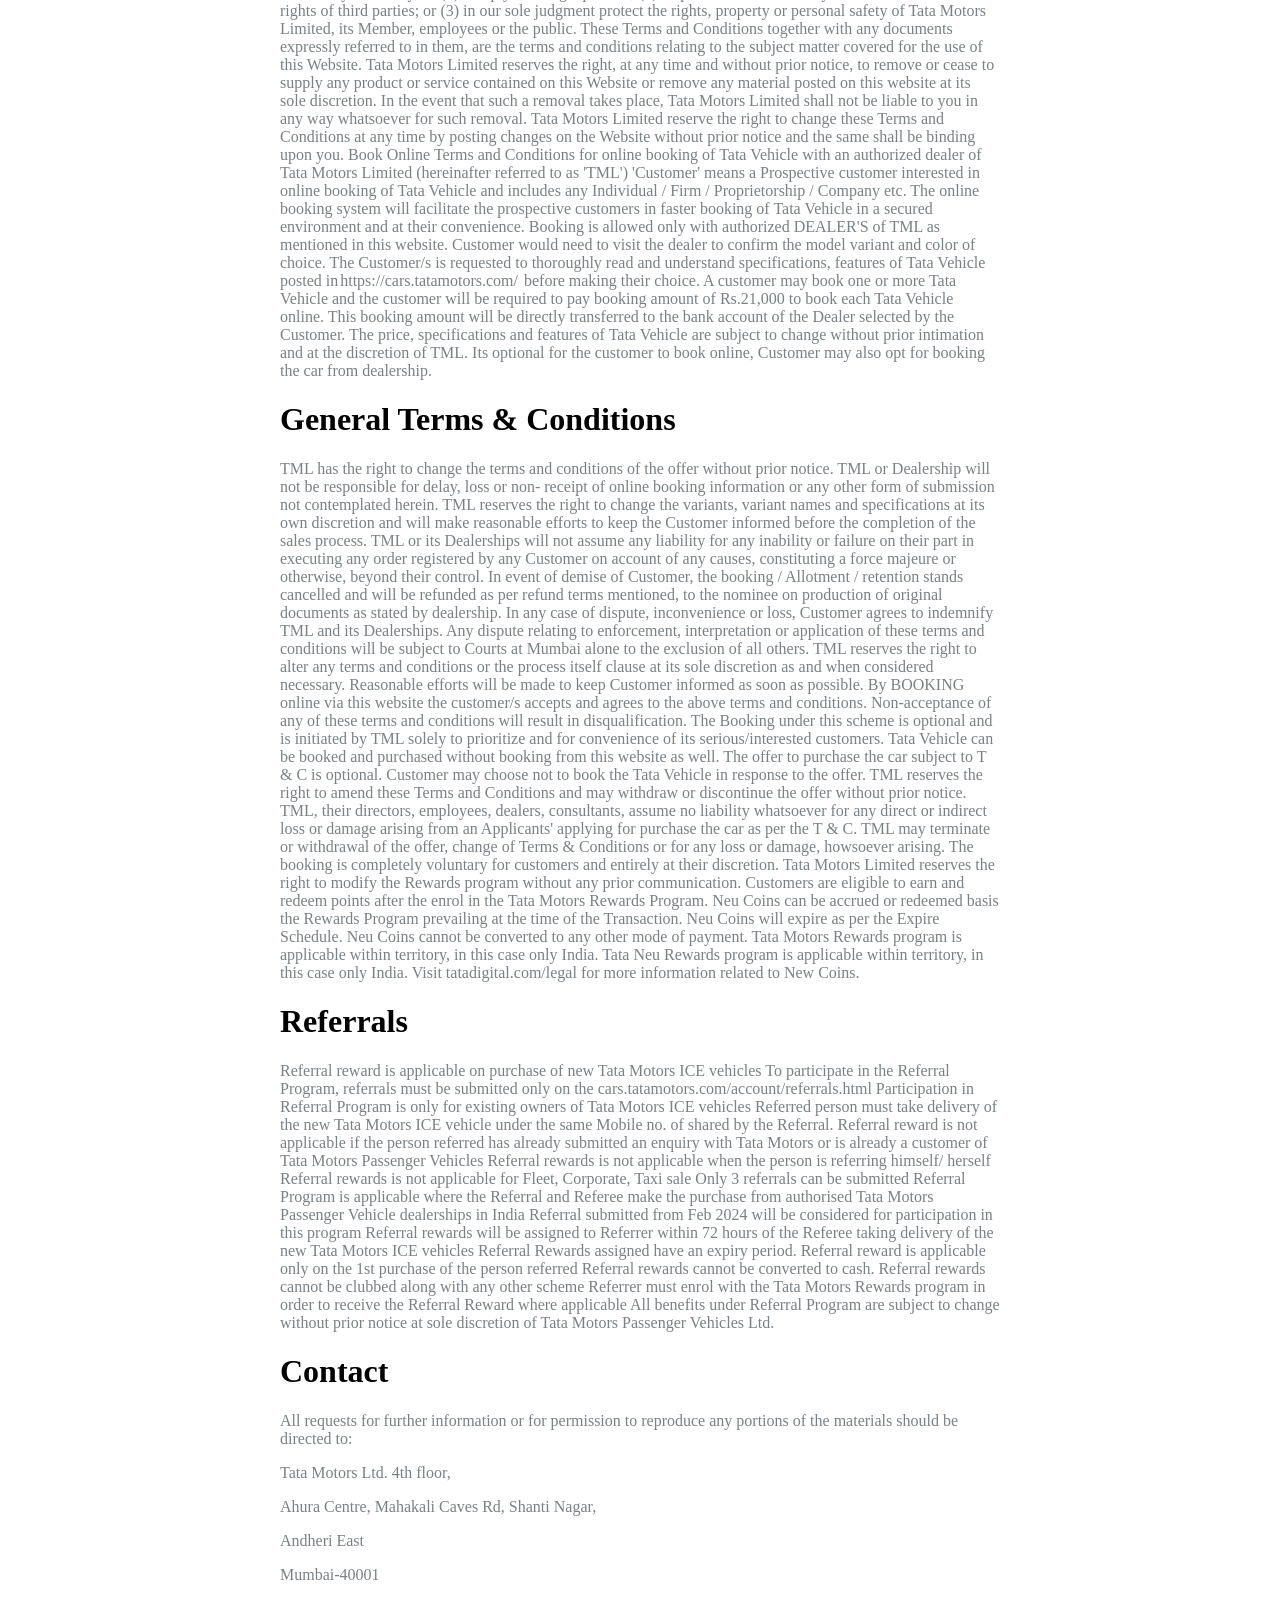
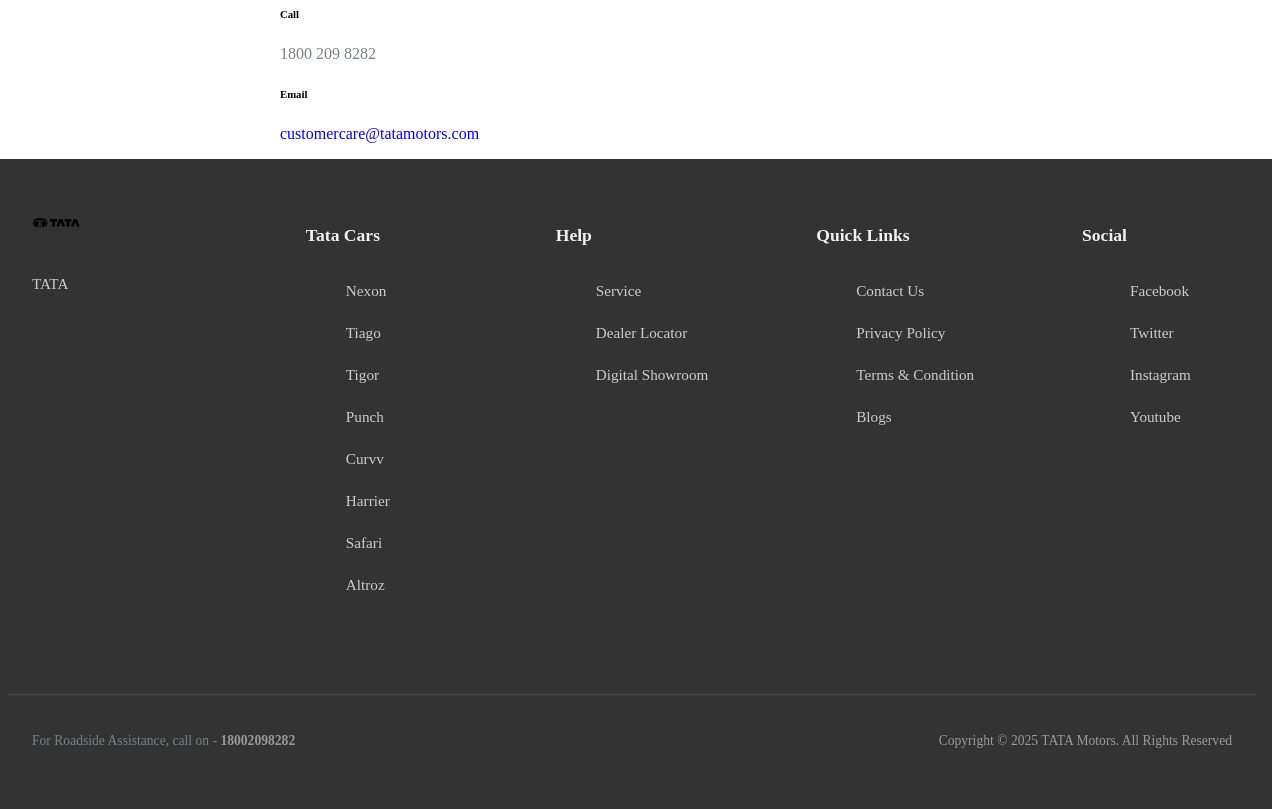
<file: tata/tc.html>
<!DOCTYPE html>
<html lang="en">
<head>
    <meta charset="UTF-8">
    <meta name="viewport" content="width=device-width, initial-scale=1.0">
    <title>Document</title>
    <style>
        .nav {
    display: flex;
    justify-content: space-between;
    width: 100%;
    align-items: center;
    text-align: center;
    top: 0;
    background-color: white;
    z-index: 120;
    position: sticky;
    box-shadow: 0 4px 6px rgba(0, 0, 0, 0.1);
}
p{
    color: rgb(122, 128, 132)
;
}
.outmain{
    display: flex;
    justify-content: center;
}
.main{
    width: 80vh;
    
}

.navone img {
    height: 50px;
    padding: 10px 20px;
}
.tata-footer {
    background-color: #333333; /* Dark Gray Background */
    color: #cccccc; /* Light Gray Text */
    padding: 3rem 0; /* Top and Bottom Padding */
    width: 100vw;
}

/* Container for all columns */
.footer-content {
    max-width: 1200px;
    margin: 0 auto;
    padding: 0 1.5rem;
    display: flex; /* Enable Flexbox for column layout */
    justify-content: space-between;
    flex-wrap: wrap; /* Allow columns to wrap */
}

/* --- Column Styling --- */
.footer-column {
    margin-bottom: 3rem; /* Space between rows on mobile */
    min-width: 150px;
}

.tata-brand {
    padding-right: 1.5rem;
}

/* --- Titles and Links --- */
.column-title {
    font-size: 1.1rem;
    color: #f1f1f1; /* Off-White Title Color */
    margin-bottom: 1.5rem;
    font-weight: 600;
}

.footer-links-list {
    list-style: none;
}

.footer-link {
    display: inline-block;
    color: #cccccc;
    text-decoration: none;
    padding: 0.75rem 0;
    font-size: 0.95rem;
    transition: color 0.2s ease-in-out;
}

.footer-link:hover {
    color: #ffffff; /* White on Hover */
}

/* Icon (Arrow) Styling */
.footer-link .fas,
.footer-link .fab {
    font-size: 0.8rem;
    margin-left: 0.5rem;
    vertical-align: middle;
}

/* Social Icon Styling */
.social-links .fab {
    margin-right: 0.5rem;
    margin-left: 0;
    width: 1rem;
    text-align: center;
}

/* Logo Styling */
.tata-logo {
    display: block;
    max-width: 100px; 
    height: auto;
    margin-bottom: 0.75rem;
    filter: invert(1); 
}

.logo-link {
    display: block;
    margin-bottom: 1.5rem;
}

/* --- Footer Bottom Section --- */
.footer-bottom {
    border-top: 1px solid rgba(255, 255, 255, 0.1);
    max-width: 1200px;
    margin: 1.5rem auto 0;
    padding: 1.5rem 1.5rem 0;
    font-size: 0.85rem;
    display: flex;
    justify-content: space-between;
    align-items: center;
    flex-wrap: wrap;
}

.roadside-assistance {
    margin-bottom: 0.75rem; 
}

.roadside-assistance a {
    color: #999999; /* Roadside Call Number Color */
    text-decoration: none;
    font-weight: bold;
}

.copyright {
    color: #999999; /* Copyright Text Color */
    margin-bottom: 0.75rem;
}
.navtwo ul {
    display: flex;
    gap: 2vw;
    list-style: none;
    color: rgb(122, 128, 132);
    font-weight: 490;
    font-size: 16px;
}

.navtwo li:hover {
    color: #0056b3;
    cursor: pointer;
}

.navthree ul {
    display: flex;
    list-style: none;
    gap: 2vw;
    padding-right: 2vw;
    align-items: center;
}

.navthree img {
    height: 33px;
}
p{

}

    </style>
</head>
<body>
    <div class="nav">
        <div class="navone"><img src="./tata.webp" alt="Tata Motors Logo"></div>
        <div class="navthree">
            <ul>
                <li><img src="./Screenshot 2025-10-20 161833.png" alt=""></li>
                <li><img src="./Screenshot 2025-10-20 161841.png" alt=""></li>
            </ul>
        </div>
    </div>

    <div class="outmain">
        <div class="main">
            <h1>Introduction</h1>
            <p>By entering and using this website ('Website') you are fully accepting the terms, conditions and disclaimers contained in this notice. If you do not accept these Terms and Conditions you must immediately stop using the Website.
The information on the Website has been included in good faith and is for general purposes only. It should not be relied upon for any specific purpose and no representation or warranty is given as regards its accuracy or completeness or for making any decision.
In order to use certain features of this Website, you are required to login as a member ('Member'), the details of which are provided in the registration form.
If you apply for any product or service detailed on this Website, these Terms and Conditions should be read in conjunction with and in addition to any other terms and conditions which relate to any such product or service and, in the event of any contradiction between these Terms and Conditions and the specific terms and conditions relating to such product or service, the latter shall prevail.
Tata Motors Limited reserves the right to: a) change or remove (temporarily or permanently) the Website or any part of it without notice and you confirm that Tata Motors Limited shall not be liable to you for any such change or removal b) change, remove or discontinue any service, promotion etc. as advertised on this Website at any time without notice and you confirm that Tata Motors Limited shall not be liable to you for any such change or removal c) change or discontinue any promotional material at any time without notice and you confirm that Tata Motors Limited shall not be liable for any such change or removal d) change these Terms and Conditions at any time without any notice or assigning any reason therefor, and your continued use of the Website following any changes shall be deemed to be your acceptance of such change.
This Website is for personal use only.
While Tata Motors Limited has taken care in the preparation of the contents of this Website, this Website and the information, names, images, pictures, logos, icons regarding or relating to Tata Motors Limited and/or its corporate parents, subsidiaries, affiliates etc. or the products and services of the same , are provided on an "as is" basis without any representation or endorsement being made and without any warranty of any kind, whether express or implied, including by not limited to, any implied warranties of satisfactory quality, fitness for a particular purpose, non-infringement, compatibility, security and accuracy. To the extent permitted by law, all such terms and warranties are hereby excluded. In no event will Tata Motors Limited or any of its corporate parents, subsidiaries, affiliates etc. be liable (whether in contract or tort (including negligence or breach of statutory duty) or otherwise) for any losses sustained and arising out of or in connection with the use of this Website including, without limitation, loss of profits, loss of data or loss of goodwill (in all these cases whether direct or indirect) nor any indirect, economic, consequential or special loss.
If any of these Terms and Conditions (or any terms and conditions relating to a product or service referred to in this Website) should be determined to be illegal, invalid or otherwise unenforceable by reason of the laws of any state or country in which such terms and conditions are intended to be effective, then to the extent of such illegality, invalidity or unenforceability, and in relation to such state or country only, such terms or condition shall be deleted and severed from the rest of the relevant terms and conditions and the remaining terms and conditions shall survive, remain in full force and effect and continue to be binding and enforceable.
The Website, inclusive of all material contained therein, may include links to third party websites that are controlled and maintained by others. Any link to other websites is not an endorsement of such websites and you acknowledge and agree that Tata Motors Limited is not responsible for such content or availability of any such websites. Use of such third party websites shall be at your own risk.
The Intellectual Property Rights in this Website and the materials on or accessible via it belong to Tata Motors Limited or its licensors. This Website and the materials on or accessible via it and the Intellectual Property rights therein may not be copied, distributed, published, licensed, used or reproduced in any way (save to the extent strictly necessary for, and for the purposes of accessing and using this Website).
'Tata Motors Limited' and the trademarks belonging to Tata Motors Limited may not be used, copied or reproduced in any way without written consent from Tata Motors Limited.
For these purposes 'Intellectual Property Rights' includes the following (wherever and whenever arising and for the full term of each of them): any patent, trademark, trade name, service mark, service name, design, design right, copyright, database right, moral rights, know how, trade secret and other confidential information, rights in the nature of any of these items in any country, rights in the nature of unfair competition rights and rights to sue for passing off and other similar intellectual and commercial right (in each case whether or not registered or registrable) and registrations of and applications to register any of them. Tata Motors Limited retains and reserves all rights in such Intellectual Property Rights.
The Website is provided on an "AS IS" and "AS AVAILABLE" basis without any representation or endorsement made and without warranty of any kind whether express or implied, including but not limited to the implied warranties of satisfactory quality, fitness for a particular purpose, non-infringement, compatibility, security and accuracy.
Tata Motors Limited makes no warranty that the functionality of the Website will be uninterrupted or error free, that defects will be corrected or that the Website or the server that makes it available are free of viruses or anything else which may be harmful or destructive.
You agree to indemnify and keep indemnified always and hold Tata Motors Limited and its employees and agents harmless from and against all liabilities, legal fees, damages, losses, costs and other expenses in relation to any claims or actions brought against Tata Motors Limited arising out of any breach by you of these Terms and Conditions or other liabilities arising out of your use of this Website.
No ideas, material, computer code, information or other communication you submit or post to the Website will be considered confidential or proprietary. All such material becomes the exclusive property of Tata Motors Limited, which is entitled to use such material for any purpose without restriction or compensation. You are prohibited from posting or transmitting to or from the Website any unlawful, infringing, threatening, libellous, defamatory, obscene or pornographic material or any other material that would violate any law and Tata Motors Ltd. reserves the right to delete such material without giving any notice. Tata Motors Ltd. reserves the right to block such user/ Member from entering the website permanently. Views expressed or comments offered by the users/ members shall be personal in nature of the users/members and Tata Motors Ltd. shall not have any responsibility whatsoever in this regard.
In the event that any provision of these Terms and Conditions is declared by any judicial or other competent authority to be void, voidable, illegal or otherwise unenforceable or indications of the same are received, Tata Motors Limited reserves the right to amend the same to subserve the intent and purpose of that particular provision, which when amended shall be binding on you. The remaining provisions of these Terms and Conditions shall remain in full force and effect and binding upon you.
If there is any dispute about or involving these Terms and Conditions, the Website and/or the service/products between you and Tata Motors Limited, the dispute shall be governed by the laws of India and the courts of Mumbai alone, to the exclusion of any other, shall have the jurisdiction to try and entertain any disputes.
With respect to the global nature of the Internet, you shall comply with all local laws/rules regarding user conduct on the Internet and acceptable content.
You acknowledge and agree that Tata Motors Limited may preserve any materials submitted or posted by you (including e-mails, profiles, postings or other content) and may disclose such material if required to do so by law or in the good faith belief that such preservation or disclosure is reasonably necessary to: (1) comply with legal process; (2) respond to claims that any material violates the rights of third parties; or (3) in our sole judgment protect the rights, property or personal safety of Tata Motors Limited, its Member, employees or the public.
These Terms and Conditions together with any documents expressly referred to in them, are the terms and conditions relating to the subject matter covered for the use of this Website.
Tata Motors Limited reserves the right, at any time and without prior notice, to remove or cease to supply any product or service contained on this Website or remove any material posted on this website at its sole discretion. In the event that such a removal takes place, Tata Motors Limited shall not be liable to you in any way whatsoever for such removal.
Tata Motors Limited reserve the right to change these Terms and Conditions at any time by posting changes on the Website without prior notice and the same shall be binding upon you.
Book Online
Terms and Conditions for online booking of Tata Vehicle with an authorized dealer of Tata Motors Limited (hereinafter referred to as 'TML')
'Customer' means a Prospective customer interested in online booking of Tata Vehicle and includes any Individual / Firm / Proprietorship / Company etc.

The online booking system will facilitate the prospective customers in faster booking of Tata Vehicle in a secured environment and at their convenience.

Booking is allowed only with authorized DEALER'S of TML as mentioned in this website. 

Customer would need to visit the dealer to confirm the model variant and color of choice.

The Customer/s is requested to thoroughly read and understand specifications, features of Tata Vehicle posted in https://cars.tatamotors.com/  before making their choice.

A customer may book one or more Tata Vehicle and the customer will be required to pay booking amount of Rs.21,000 to book each Tata Vehicle online. This booking amount will be directly transferred to the bank account of the Dealer selected by the Customer.

The price, specifications and features of Tata Vehicle are subject to change without prior intimation and at the discretion of TML. 

Its optional for the customer to book online, Customer may also opt for booking the car from dealership.

</p>
<h1>General Terms & Conditions
</h1>
<p>TML has the right to change the terms and conditions of the offer without prior notice.
TML or Dealership will not be responsible for delay, loss or non- receipt of online booking information or any other form of submission not contemplated herein.
TML reserves the right to change the variants, variant names and specifications at its own discretion and will make reasonable efforts to keep the Customer informed before the completion of the sales process.
TML or its Dealerships will not assume any liability for any inability or failure on their part in executing any order registered by any Customer on account of any causes, constituting a force majeure or otherwise, beyond their control. 
In event of demise of Customer, the booking / Allotment / retention stands cancelled and will be refunded as per refund terms mentioned, to the nominee on production of original documents as stated by dealership.
In any case of dispute, inconvenience or loss, Customer agrees to indemnify TML and its Dealerships.
Any dispute relating to enforcement, interpretation or application of these terms and conditions will be subject to Courts at Mumbai alone to the exclusion of all others.
TML reserves the right to alter any terms and conditions or the process itself clause at its sole discretion as and when considered necessary. Reasonable efforts will be made to keep Customer informed as soon as possible. 
By BOOKING online via this website the customer/s accepts and agrees to the above terms and conditions. Non-acceptance of any of these terms and conditions will result in disqualification.
The Booking under this scheme is optional and is initiated by TML solely to prioritize and for convenience of its serious/interested customers. Tata Vehicle can be booked and purchased without booking from this website as well.
The offer to purchase the car subject to T & C is optional. Customer may choose not to book the Tata Vehicle in response to the offer.
TML reserves the right to amend these Terms and Conditions and may withdraw or discontinue the offer without prior notice. 
TML, their directors, employees, dealers, consultants, assume no liability whatsoever for any direct or indirect loss or damage arising from an Applicants' applying for purchase the car as per the T & C. TML may terminate or withdrawal of the offer, change of Terms & Conditions or for any loss or damage, howsoever arising.
The booking is completely voluntary for customers and entirely at their discretion.
Tata Motors Limited reserves the right to modify the Rewards program without any prior communication.
Customers are eligible to earn and redeem points after the enrol in the Tata Motors Rewards Program.
Neu Coins can be accrued or redeemed basis the Rewards Program prevailing at the time of the Transaction.
Neu Coins will expire as per the Expire Schedule.
Neu Coins cannot be converted to any other mode of payment.
Tata Motors Rewards program is applicable within territory, in this case only India.
Tata Neu Rewards program is applicable within territory, in this case only India.
Visit tatadigital.com/legal for more information related to New Coins.</p>

<h1>Referrals
</h1>
<p>Referral reward is applicable on purchase of new Tata Motors ICE vehicles
To participate in the Referral Program, referrals must be submitted only on the cars.tatamotors.com/account/referrals.html
Participation in Referral Program is only for existing owners of Tata Motors ICE vehicles
Referred person must take delivery of the new Tata Motors ICE vehicle under the same Mobile no. of shared by the Referral. 
Referral reward is not applicable if the person referred has already submitted an enquiry with Tata Motors or is already a customer of Tata Motors Passenger Vehicles
Referral rewards is not applicable when the person is referring himself/ herself
Referral rewards is not applicable for Fleet, Corporate, Taxi sale
Only 3 referrals can be submitted
Referral Program is applicable where the Referral and Referee make the purchase from authorised Tata Motors Passenger Vehicle dealerships in India
Referral submitted from Feb 2024 will be considered for participation in this program
Referral rewards will be assigned to Referrer within 72 hours of the Referee taking delivery of the new Tata Motors ICE vehicles
Referral Rewards assigned have an expiry period. 
Referral reward is applicable only on the 1st purchase of the person referred
Referral rewards cannot be converted to cash.
Referral rewards cannot be clubbed along with any other scheme
Referrer must enrol with the Tata Motors Rewards program in order to receive the Referral Reward where applicable
All benefits under Referral Program are subject to change without prior notice at sole discretion of Tata Motors Passenger Vehicles Ltd.</p>
<h1>Contact
</h1>
<p>All requests for further information or for permission to reproduce any portions of the materials should be directed to:

</p>
<p>Tata Motors Ltd. 4th floor,

</p>
<p>Ahura Centre, Mahakali Caves Rd, Shanti Nagar,

</p>
<p>Andheri East

</p>
<p>Mumbai-40001

</p>
<h6>Call</h6>
<p>1800 209 8282
</p>

<h6>Email</h6>
<p style="color: blue;">customercare@tatamotors.com
</p>
        </div>
    </div>


    <footer class="tata-footer" style="float:right;">
        <div class="footer-content">

            <div class="footer-column tata-brand">
                <a href="#" class="logo-link">
                    <img style="color: white;" src="./Tata_Sons_Logo_48_32.webp" alt="TATA Logo" class="tata-logo">
                </a>
                <a href="#" class="footer-link">TATA <i class="fas fa-arrow-right"></i></a>
            </div>

            <div class="footer-column">
                <h3 class="column-title">Tata Cars</h3>
                <ul class="footer-links-list">
                    <li><a href="#" class="footer-link">Nexon <i class="fas fa-arrow-right"></i></a></li>
                    <li><a href="#" class="footer-link">Tiago <i class="fas fa-arrow-right"></i></a></li>
                    <li><a href="#" class="footer-link">Tigor <i class="fas fa-arrow-right"></i></a></li>
                    <li><a href="#" class="footer-link">Punch <i class="fas fa-arrow-right"></i></a></li>
                    <li><a href="#" class="footer-link">Curvv <i class="fas fa-arrow-right"></i></a></li>
                    <li><a href="#" class="footer-link">Harrier <i class="fas fa-arrow-right"></i></a></li>
                    <li><a href="#" class="footer-link">Safari <i class="fas fa-arrow-right"></i></a></li>
                    <li><a href="#" class="footer-link">Altroz <i class="fas fa-arrow-right"></i></a></li>
                </ul>
            </div>

            <div class="footer-column">
                <h3 class="column-title">Help</h3>
                <ul class="footer-links-list">
                    <li><a href="#" class="footer-link">Service <i class="fas fa-arrow-right"></i></a></li>
                    <li><a href="#" class="footer-link">Dealer Locator <i class="fas fa-arrow-right"></i></a></li>
                    <li><a href="#" class="footer-link">Digital Showroom <i class="fas fa-arrow-right"></i></a></li>
                </ul>
            </div>

            <div class="footer-column">
                <h3 class="column-title">Quick Links</h3>
                <ul class="footer-links-list">
                    <li><a href="#" class="footer-link">Contact Us <i class="fas fa-arrow-right"></i></a></li>
                    <li><a href="#" class="footer-link">Privacy Policy <i class="fas fa-arrow-right"></i></a></li>
                    <li><a href="#" class="footer-link">Terms & Condition <i class="fas fa-arrow-right"></i></a></li>
                    <li><a href="#" class="footer-link">Blogs <i class="fas fa-arrow-right"></i></a></li>
                </ul>
            </div>

            <div class="footer-column social-links">
                <h3 class="column-title">Social</h3>
                <ul class="footer-links-list">
                    <li><a href="#" class="footer-link"><i class="fab fa-facebook-f"></i> Facebook</a></li>
                    <li><a href="#" class="footer-link"><i class="fab fa-twitter"></i> Twitter</a></li>
                    <li><a href="#" class="footer-link"><i class="fab fa-instagram"></i> Instagram</a></li>
                    <li><a href="#" class="footer-link"><i class="fab fa-youtube"></i> Youtube</a></li>
                </ul>
            </div>

        </div>

        <div class="footer-bottom">
            <p class="roadside-assistance">
                For Roadside Assistance, call on - <a href="tel:18002098282">18002098282</a>
            </p>
            <p class="copyright">
                Copyright © 2025 TATA Motors. All Rights Reserved
            </p>
        </div>
    </footer>
</body>
</html>
</file>
<file: tata/carsdetails.css>
@import url('https://fonts.googleapis.com/css2?family=Poppins:wght@300;400;500;600;700&display=swap');

* {
  margin: 0;
  padding: 0;
  box-sizing: border-box;
  font-family: 'Poppins', sans-serif;
}

body {
  overflow-x: hidden;
  background-color: #fff;
  color: #333;
}

/* ================= NAVBAR ================= */
.nav {
  display: flex;
  justify-content: space-between;
  align-items: center;
  padding: 1vw 3vw;
  border-bottom: 1px solid #ccc;
  background: #fff;
}

.navone img {
  height: 50px;
}

.navtwo ul,
.navthree ul {
  display: flex;
  gap: 1.5vw;
  list-style: none;
  align-items: center;
}

.navthree img {
  height: 25px;
}

/* ================= HERO SECTION ================= */
.altroz-section {
  display: flex;
  justify-content: space-between;
  align-items: center;
  padding: 5vw 8vw;
  background: linear-gradient(to right, #ffffff 65%, #D8CABA 35%);
  flex-wrap: wrap;
}

.altroz-content {
  flex: 1 1 400px;
}

.altroz-content h1 {
  font-size: 3rem;
  font-weight: 700;
}

.altroz-content .subtitle {
  font-size: 1.5rem;
  margin: 1rem 0;
}

.buttons {
  display: flex;
  align-items: center;
  gap: 1.5rem;
}

.primary-btn {
  background: black;
  color: white;
  padding: 0.8rem 2rem;
  border: none;
  border-radius: 30px;
  font-weight: 500;
  cursor: pointer;
}

.configure-link {
  font-weight: 500;
  text-decoration: none;
  color: black;
}

.altroz-image-container {
  flex: 1 1 400px;
  text-align: center;
  position: relative;
}

.altroz-image {
  width: 100%;
  max-width: 550px;
}

.color-dots {
  display: flex;
  justify-content: center;
  gap: 0.8rem;
  margin-top: 1rem;
}

.dot {
  width: 15px;
  height: 15px;
  border-radius: 50%;
  display: inline-block;
  border: 1px solid #ccc;
  cursor: pointer;
}

/* ================= PRICE SECTION ================= */
.price-section {
  display: flex;
  justify-content: space-between;
  align-items: flex-start;
  padding: 5vw 8vw;
  gap: 4vw;
  flex-wrap: wrap;
  background-color: #383737;
  color: #fff;
}

.price-left {
  flex: 1 1 450px;
}

.price-left h3 {
  font-weight: 500;
  margin-bottom: 1rem;
}

.city-select {
  display: flex;
  align-items: center;
  gap: 0.5rem;
  font-size: 1.2rem;
  font-weight: 600;
  margin-bottom: 0.8rem;
}

.city-select span:first-child {
  border-bottom: 2px solid #fff;
  padding-bottom: 0.3rem;
}

.price-left hr {
  border: none;
  height: 1px;
  background-color: #fff;
  margin: 1rem 0;
  opacity: 0.3;
}

.price-left p {
  color: #ddd;
  font-size: 0.9rem;
  line-height: 1.6;
  margin-bottom: 0.8rem;
}

.price-right {
  flex: 1 1 350px;
  text-align: right;
}

.price-right .starting {
  color: #ccc;
  font-size: 1rem;
}

.price-right h1 {
  font-size: 2.5rem;
  font-weight: 700;
  color: #fff;
}

.price-right .variants {
  color: #bbb;
  margin-bottom: 1.5rem;
}

.price-btn {
  background: transparent;
  color: #fff;
  border: 1px solid #fff;
  padding: 0.8rem 1.8rem;
  border-radius: 30px;
  cursor: pointer;
  font-weight: 500;
  transition: all 0.3s ease;
}

.price-btn:hover {
  background: #fff;
  color: #383737;
}

/* ================= DESIGN SECTION ================= */
.design-section {
  background: #fff;
  padding: 7vw 8vw;
  text-align: center;
}

.design-section h2 {
  font-size: 2.3rem;
  margin-bottom: 5vw;
  font-weight: 700;
}

.design-item {
  display: flex;
  align-items: center;
  justify-content: space-between;
  margin-bottom: 6vw;
  gap: 3vw;
  flex-wrap: wrap;
  padding: 0 2vw;
}

.design-item.reverse {
  flex-direction: row-reverse;
}

.design-image {
  flex: 1 1 45%;
  display: flex;
  justify-content: center;
  align-items: center;
}

.design-image img {
  width: 100%;
  max-width: 520px;
  border-radius: 14px;
  object-fit: cover;
  box-shadow: 0 4px 15px rgba(0,0,0,0.1);
}

.design-text {
  flex: 1 1 45%;
  text-align: left;
  display: flex;
  flex-direction: column;
  justify-content: center;
  padding: 1vw 2vw;
}

.design-text h3 {
  font-size: 1.6rem;
  margin-bottom: 1rem;
  font-weight: 600;
}

.design-text p {
  font-size: 1rem;
  color: #555;
  line-height: 1.7;
}

/* ================= SAFETY SECTION ================= */
.safety-section {
  background-color: #222;
  text-align: center;
  padding: 80px 20px;
}

.safety-content h2 {
  font-size: 2.5rem;
  font-weight: 700;
  color: #fff;
  margin-bottom: 20px;
}

.safety-content .subtitle {
  font-size: 1.2rem;
  color: #9ea3a9;
  font-weight: 400;
  margin-bottom: 10px;
}

.safety-content .description {
  font-size: 1.1rem;
  color: #a3b0bd;
  font-weight: 300;
  margin-bottom: 40px;
}

.safety-image img {
  width: 90%;
  max-width: 800px;
  height: auto;
  display: block;
  margin: 0 auto;
  filter: drop-shadow(0 0 20px rgba(0,0,0,0.6));
  transition: transform 0.3s ease-in-out;
}

.safety-image img:hover {
  transform: scale(1.02);
}

/* ================= FOOTER ================= */
.tata-footer {
  background-color: #333333;
  color: #cccccc;
  padding: 3rem 0;
  width: 100%; /* ✅ fixed full width */
}

.footer-content {
  width: 100%;
  margin: 0;
  padding: 0 3vw;
  display: flex;
  justify-content: space-between;
  flex-wrap: wrap;
}

.footer-column {
  margin-bottom: 3rem;
  min-width: 150px;
}

.tata-brand {
  padding-right: 1.5rem;
}

.column-title {
  font-size: 1.1rem;
  color: #f1f1f1;
  margin-bottom: 1.5rem;
  font-weight: 600;
}

.footer-links-list {
  list-style: none;
}

.footer-link {
  display: inline-block;
  color: #cccccc;
  text-decoration: none;
  padding: 0.75rem 0;
  font-size: 0.95rem;
  transition: color 0.2s ease-in-out;
}

.footer-link:hover {
  color: #ffffff;
}

.footer-link .fas,
.footer-link .fab {
  font-size: 0.8rem;
  margin-left: 0.5rem;
  vertical-align: middle;
}

.social-links .fab {
  margin-right: 0.5rem;
  width: 1rem;
  text-align: center;
}

.tata-logo {
  display: block;
  max-width: 100px;
  height: auto;
  margin-bottom: 0.75rem;
  filter: invert(1);
}

.logo-link {
  display: block;
  margin-bottom: 1.5rem;
}

.footer-bottom {
  border-top: 1px solid rgba(255, 255, 255, 0.1);
  width: 100%;
  margin-top: 1.5rem;
  padding: 1.5rem 3vw 0;
  font-size: 0.85rem;
  display: flex;
  justify-content: space-between;
  align-items: center;
  flex-wrap: wrap;
}

.roadside-assistance {
  margin-bottom: 0.75rem;
}

.roadside-assistance a {
  color: #999999;
  text-decoration: none;
  font-weight: bold;
}

.copyright {
  color: #999999;
  margin-bottom: 0.75rem;
}

/* ================= RESPONSIVE ================= */
@media (max-width: 900px) {
  .altroz-section {
    flex-direction: column;
    text-align: center;
    background: linear-gradient(to bottom, #ffffff 70%, #D8CABA 30%);
  }

  .price-section {
    flex-direction: column;
    text-align: center;
  }

  .price-right {
    text-align: center;
  }

  .design-item {
    flex-direction: column !important;
    text-align: center;
    padding: 0;
  }

  .design-text {
    text-align: center;
    padding: 3vw 0;
  }

  .design-image img {
    max-width: 90%;
  }

  .safety-content h2 {
    font-size: 2rem;
  }

  .safety-content .subtitle,
  .safety-content .description {
    font-size: 1rem;
  }

  .safety-image img {
    width: 100%;
  }

  .footer-content {
    flex-direction: column;
    align-items: flex-start;
  }

  .footer-column {
    width: 100%;
    margin-bottom: 1.5rem;
  }

  .footer-bottom {
    flex-direction: column;
    align-items: flex-start;
  }
}
</file>
